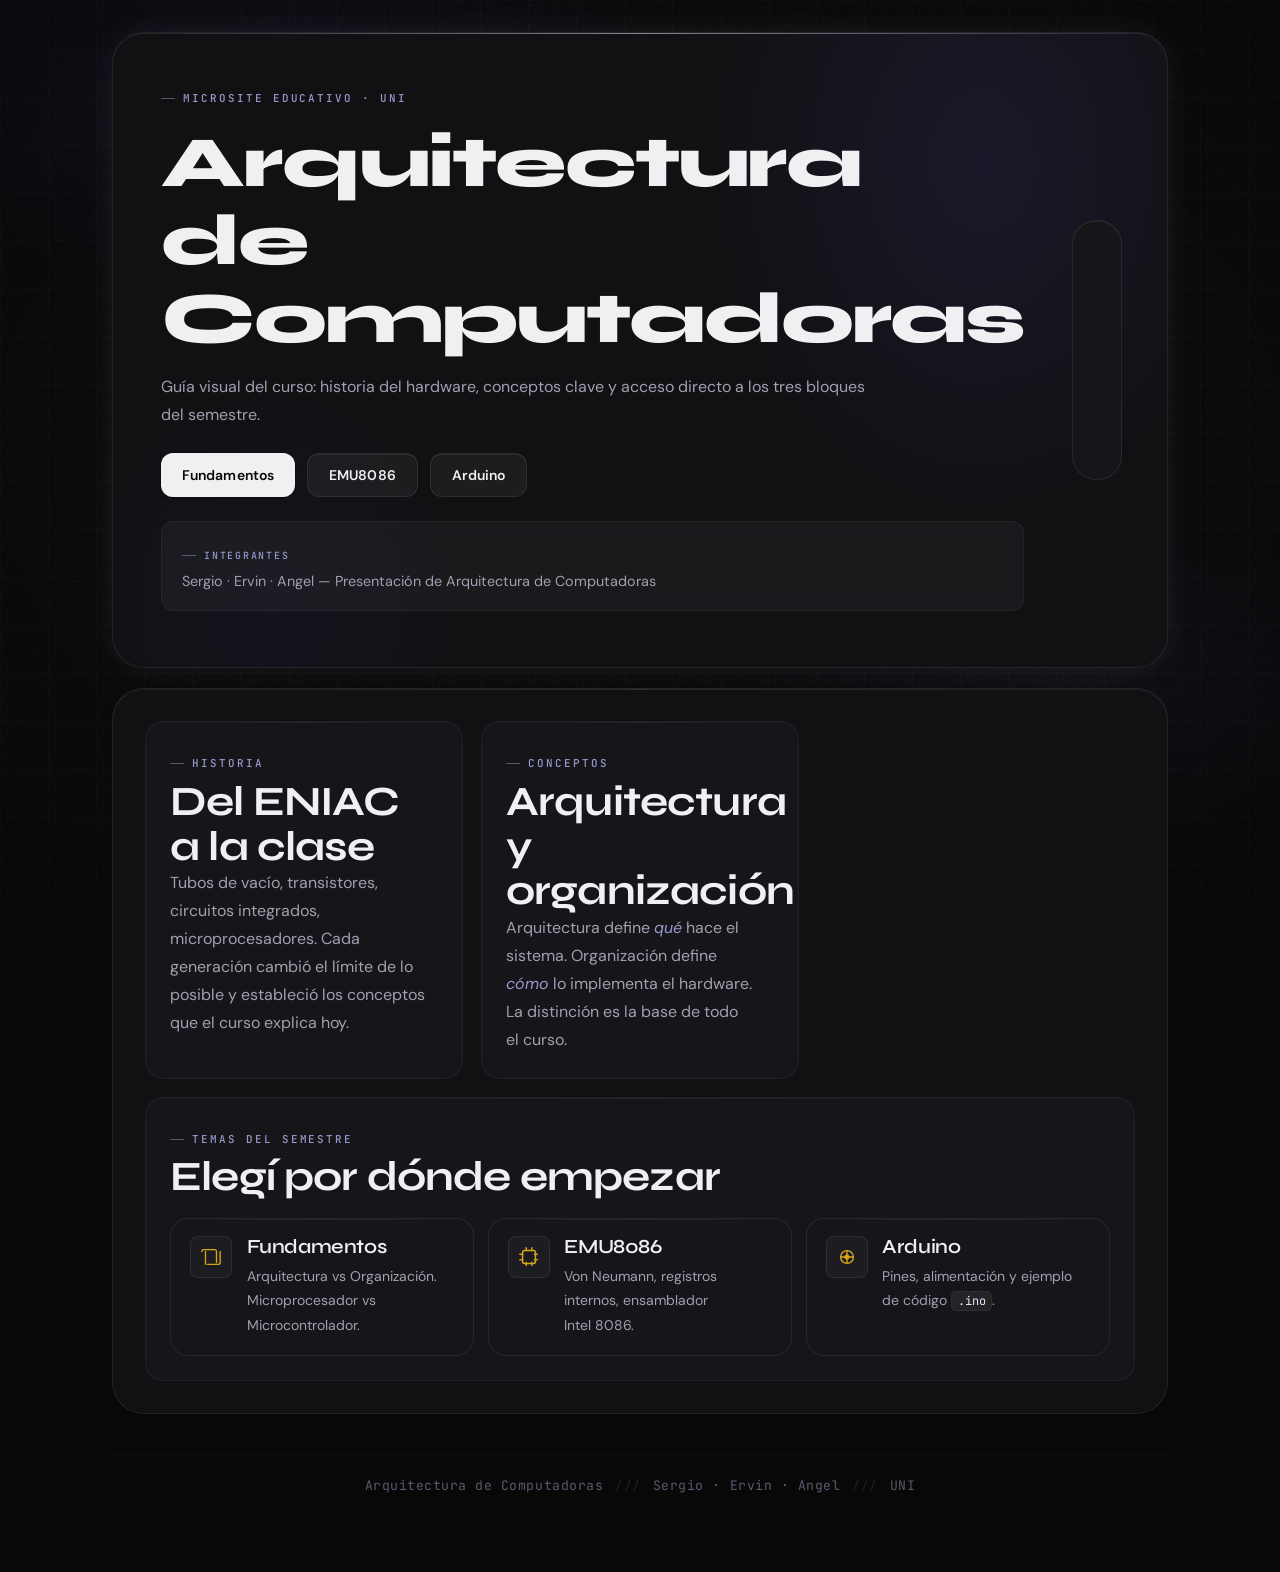
<file: index.html>
<!DOCTYPE html>
<html lang="es">
<head>
  <meta charset="UTF-8" />
  <meta name="viewport" content="width=device-width, initial-scale=1.0" />
  <title>Arquitectura de Computadoras — Microsite educativo</title>
  <meta name="description" content="Mini-guía visual para el curso de Arquitectura de Computadoras: fundamentos, EMU8086 y Arduino." />
  <meta name="theme-color" content="#e2e2ff" />
  <link rel="preconnect" href="https://fonts.gstatic.com" crossorigin />
  <link rel="stylesheet" href="styles.css" />
</head>
<body class="page">
  <div class="page-shell">

    <header class="hero landing-hero">
      <div class="hero-topbar"></div>
      <div class="landing-grid">

        <div class="hero-copy stagger">
          <p class="eyebrow">Microsite educativo · UNI</p>
          <h1>Arquitectura de Computadoras</h1>
          <p class="hero-text">
            Guía visual del curso: historia del hardware, conceptos clave y
            acceso directo a los tres bloques del semestre.
          </p>
          <div class="hero-actions">
            <a class="cta-button" href="unidad1.html">Fundamentos</a>
            <a class="ghost-button" href="emu8086.html">EMU8086</a>
            <a class="ghost-button" href="arduino.html">Arduino</a>
          </div>
          <div class="hero-card">
            <p class="eyebrow" style="font-size:0.62rem;">Integrantes</p>
            <p class="hero-card-text">Sergio · Ervin · Angel — Presentación de Arquitectura de Computadoras</p>
          </div>
        </div>

        <div class="hero-visual">
          <img src="assets/images/hero-banner.svg" alt="Ilustración de circuitos y computadora" />
        </div>

      </div>
    </header>

    <main class="content">

      <section class="panel panel-grid stagger">

        <article class="panel-block">
          <p class="eyebrow">Historia</p>
          <h2>Del ENIAC a la clase</h2>
          <p>
            Tubos de vacío, transistores, circuitos integrados, microprocesadores.
            Cada generación cambió el límite de lo posible y estableció los
            conceptos que el curso explica hoy.
          </p>
        </article>

        <article class="panel-block">
          <p class="eyebrow">Conceptos</p>
          <h2>Arquitectura y organización</h2>
          <p>
            Arquitectura define <em>qué</em> hace el sistema.
            Organización define <em>cómo</em> lo implementa el hardware.
            La distinción es la base de todo el curso.
          </p>
        </article>

        <article class="panel-block panel-topics" style="grid-column: 1 / -1;">
          <p class="eyebrow">Temas del semestre</p>
          <h2>Elegí por dónde empezar</h2>

          <div class="grid-two topic-links stagger" style="margin-top:1.1rem;">

            <a class="card accent-card link-card" href="unidad1.html">
              <div class="card-title">
                <div class="card-icon">
                  <img src="assets/icons/book.svg" alt="" aria-hidden="true" />
                </div>
                <div>
                  <h3>Fundamentos</h3>
                  <p style="margin-top:0.35rem;font-size:0.875rem;max-width:none;">
                    Arquitectura vs Organización. Microprocesador vs Microcontrolador.
                  </p>
                </div>
              </div>
            </a>

            <a class="card accent-card link-card" href="emu8086.html">
              <div class="card-title">
                <div class="card-icon">
                  <img src="assets/icons/cpu.svg" alt="" aria-hidden="true" />
                </div>
                <div>
                  <h3>EMU8086</h3>
                  <p style="margin-top:0.35rem;font-size:0.875rem;max-width:none;">
                    Von Neumann, registros internos, ensamblador Intel 8086.
                  </p>
                </div>
              </div>
            </a>

            <a class="card accent-card link-card" href="arduino.html">
              <div class="card-title">
                <div class="card-icon">
                  <img src="assets/icons/arduino.svg" alt="" aria-hidden="true" />
                </div>
                <div>
                  <h3>Arduino</h3>
                  <p style="margin-top:0.35rem;font-size:0.875rem;max-width:none;">
                    Pines, alimentación y ejemplo de código <code>.ino</code>.
                  </p>
                </div>
              </div>
            </a>

          </div>
        </article>

      </section>

    </main>

    <footer class="footer-note">
      <span>Arquitectura de Computadoras</span>
      <span style="opacity:0.3">///</span>
      <span>Sergio · Ervin · Angel</span>
      <span style="opacity:0.3">///</span>
      <span>UNI</span>
    </footer>

  </div>
</body>
</html>
</file>
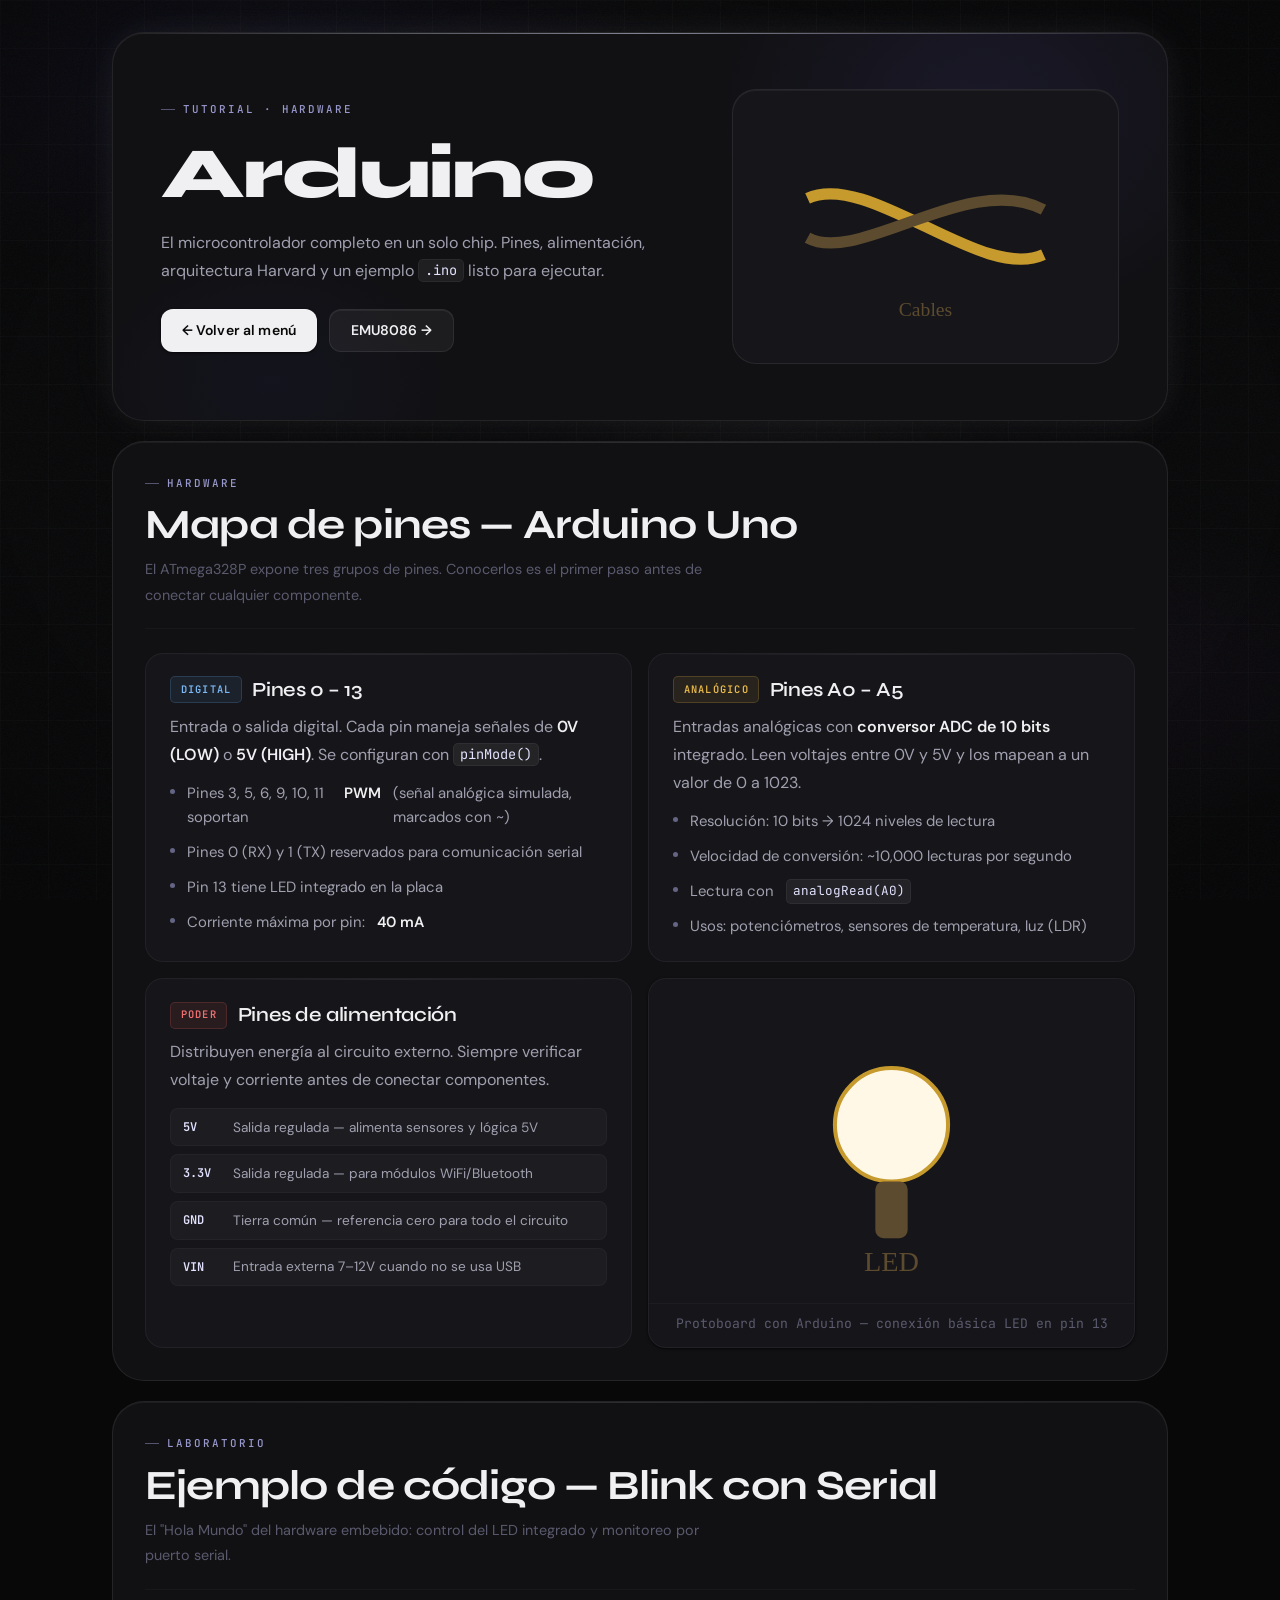
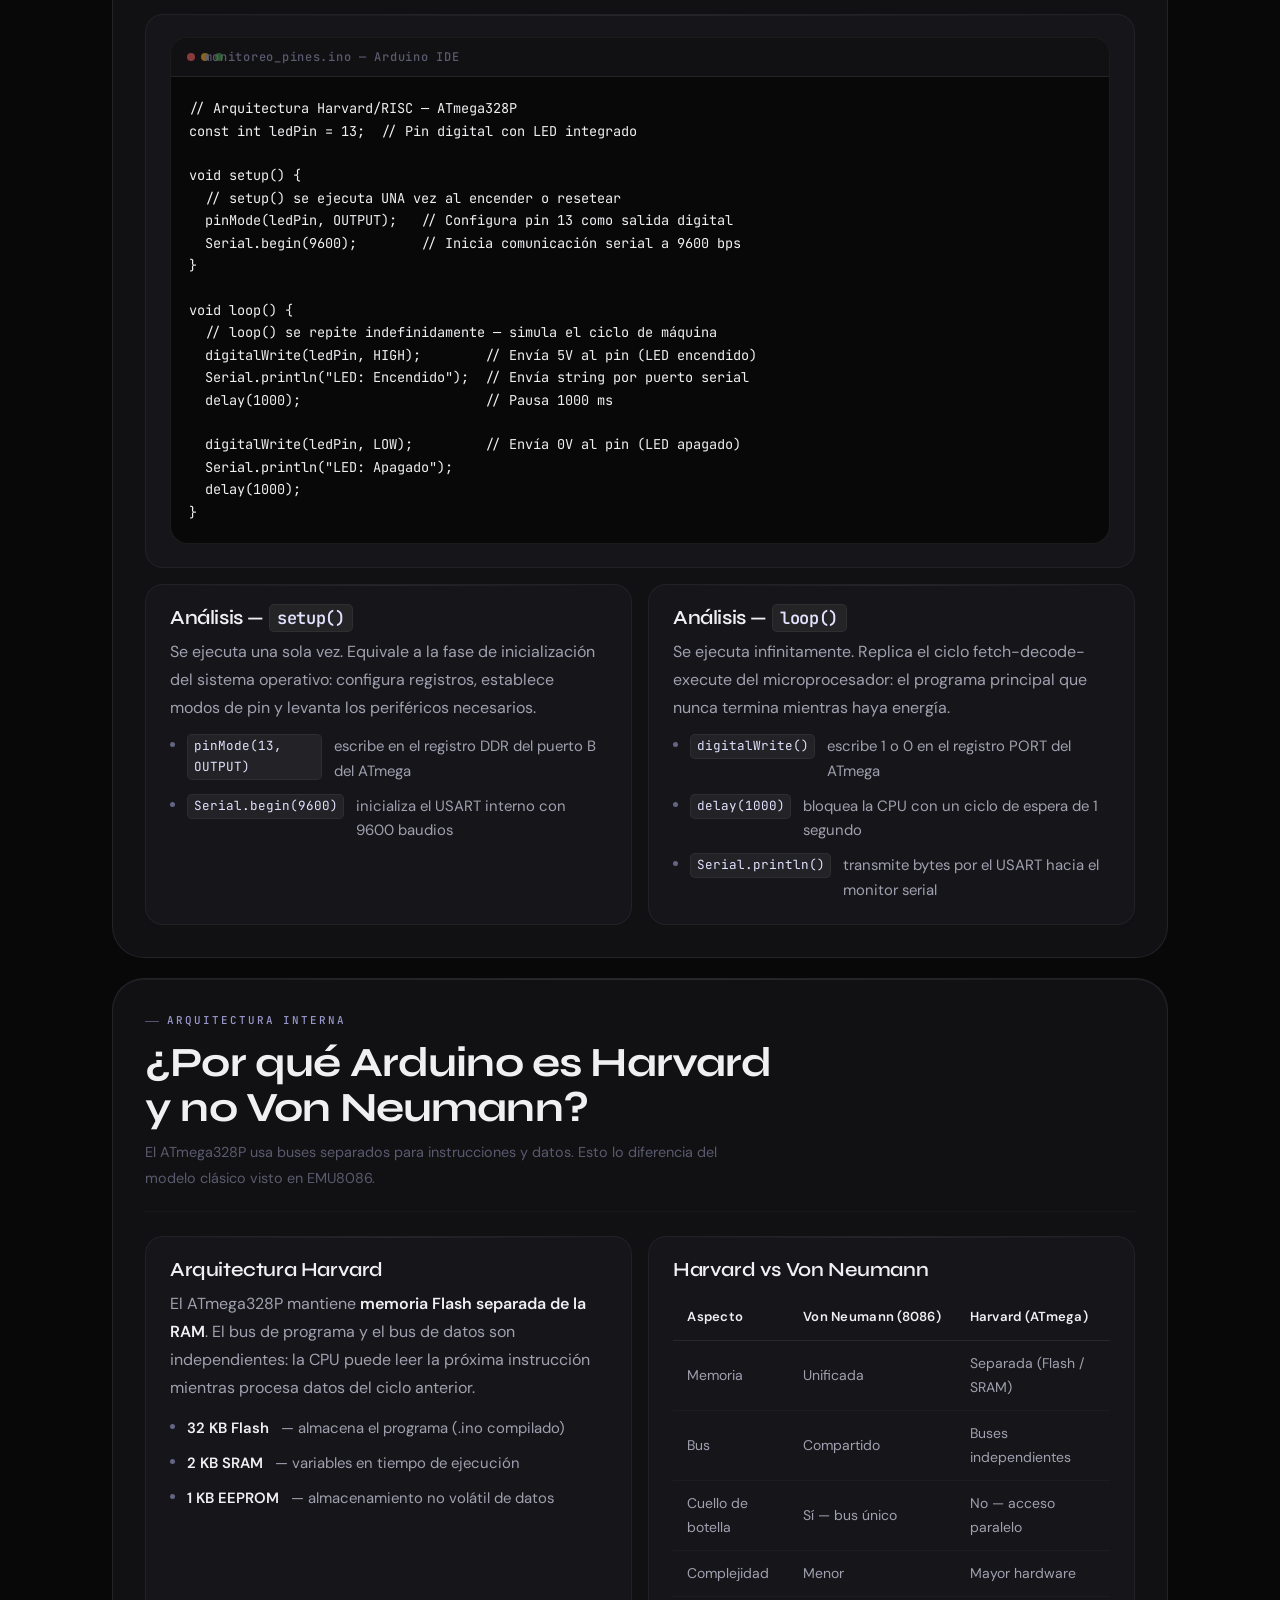
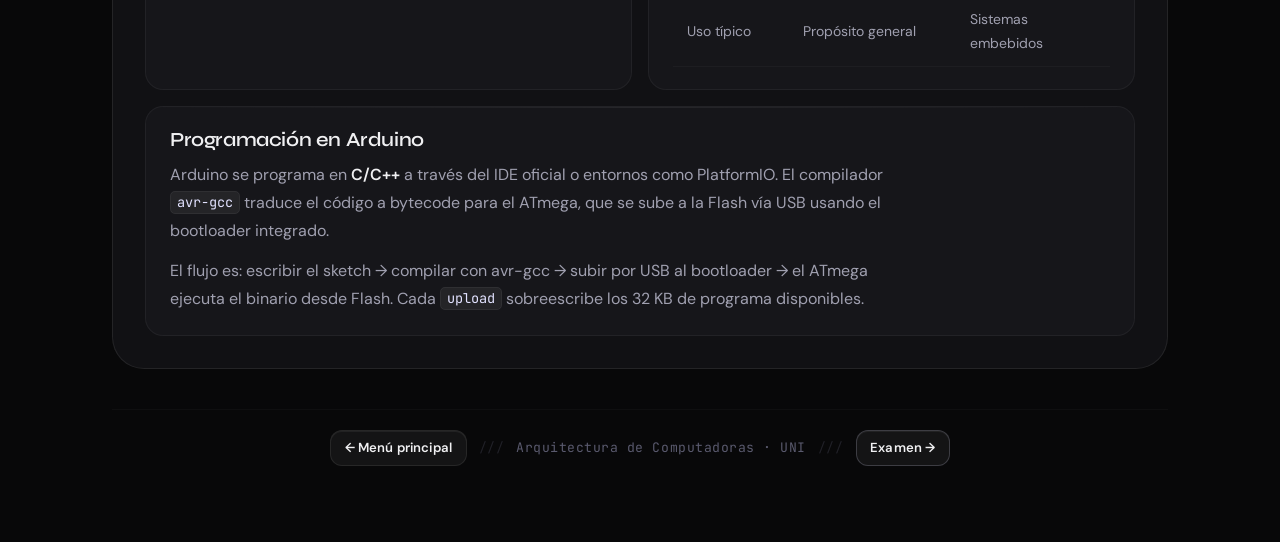
<file: arduino.html>
<!DOCTYPE html>
<html lang="es">
<head>
  <meta charset="UTF-8" />
  <meta name="viewport" content="width=device-width, initial-scale=1.0" />
  <title>Arduino — Arquitectura de Computadoras</title>
  <meta name="description" content="Mapa de pines, alimentación y ejemplo de código .ino para Arduino Uno (ATmega328P)." />
  <link rel="preconnect" href="https://fonts.gstatic.com" crossorigin />
  <link rel="stylesheet" href="styles.css" />
</head>
<body class="page">
<div class="page-shell">

  <!-- ░░░ HERO ░░░ -->
  <header class="hero topic-hero">
    <div class="hero-topbar"></div>
    <div class="topic-hero-grid">
      <div class="hero-copy stagger">
        <p class="eyebrow">Tutorial · Hardware</p>
        <h1>Arduino</h1>
        <p class="hero-text">
          El microcontrolador completo en un solo chip. Pines, alimentación,
          arquitectura Harvard y un ejemplo <code>.ino</code> listo para ejecutar.
        </p>
        <div class="hero-actions">
          <a class="cta-button" href="index.html">← Volver al menú</a>
          <a class="ghost-button" href="emu8086.html">EMU8086 →</a>
        </div>
      </div>
      <div class="hero-visual">
        <img src="assets/images/arduino-cables.svg" alt="Arduino Uno — cables de conexión" />
      </div>
    </div>
  </header>

  <main class="content">

    <!-- ░░░ BLOQUE 1 — MAPA DE PINES ░░░ -->
    <section class="panel">
      <div class="section-heading">
        <p class="eyebrow">Hardware</p>
        <h2>Mapa de pines — Arduino Uno</h2>
        <p class="section-description">
          El ATmega328P expone tres grupos de pines. Conocerlos es el primer
          paso antes de conectar cualquier componente.
        </p>
      </div>

      <div class="topic-body-grid stagger">

        <!-- Digital -->
        <div class="card-comparativa">
          <div class="pin-header">
            <span class="pin-badge pin-badge--digital">DIGITAL</span>
            <h3>Pines 0 – 13</h3>
          </div>
          <p style="margin-top:0.6rem;">
            Entrada o salida digital. Cada pin maneja señales de <strong>0V (LOW)</strong>
            o <strong>5V (HIGH)</strong>. Se configuran con <code>pinMode()</code>.
          </p>
          <ul class="card-list" style="margin-top:0.75rem;">
            <li>Pines 3, 5, 6, 9, 10, 11 soportan <strong>PWM</strong> (señal analógica simulada, marcados con ~)</li>
            <li>Pines 0 (RX) y 1 (TX) reservados para comunicación serial</li>
            <li>Pin 13 tiene LED integrado en la placa</li>
            <li>Corriente máxima por pin: <strong>40 mA</strong></li>
          </ul>
        </div>

        <!-- Analógico -->
        <div class="card-comparativa">
          <div class="pin-header">
            <span class="pin-badge pin-badge--analog">ANALÓGICO</span>
            <h3>Pines A0 – A5</h3>
          </div>
          <p style="margin-top:0.6rem;">
            Entradas analógicas con <strong>conversor ADC de 10 bits</strong> integrado.
            Leen voltajes entre 0V y 5V y los mapean a un valor de 0 a 1023.
          </p>
          <ul class="card-list" style="margin-top:0.75rem;">
            <li>Resolución: 10 bits → 1024 niveles de lectura</li>
            <li>Velocidad de conversión: ~10,000 lecturas por segundo</li>
            <li>Lectura con <code>analogRead(A0)</code></li>
            <li>Usos: potenciómetros, sensores de temperatura, luz (LDR)</li>
          </ul>
        </div>

        <!-- Alimentación -->
        <div class="card-comparativa">
          <div class="pin-header">
            <span class="pin-badge pin-badge--power">PODER</span>
            <h3>Pines de alimentación</h3>
          </div>
          <p style="margin-top:0.6rem;">
            Distribuyen energía al circuito externo. Siempre verificar voltaje
            y corriente antes de conectar componentes.
          </p>
          <div class="power-grid" style="margin-top:0.85rem;">
            <div class="power-row">
              <span class="power-label">5V</span>
              <span class="power-desc">Salida regulada — alimenta sensores y lógica 5V</span>
            </div>
            <div class="power-row">
              <span class="power-label">3.3V</span>
              <span class="power-desc">Salida regulada — para módulos WiFi/Bluetooth</span>
            </div>
            <div class="power-row">
              <span class="power-label">GND</span>
              <span class="power-desc">Tierra común — referencia cero para todo el circuito</span>
            </div>
            <div class="power-row">
              <span class="power-label">VIN</span>
              <span class="power-desc">Entrada externa 7–12V cuando no se usa USB</span>
            </div>
          </div>
        </div>

        <!-- Visual Arduino -->
        <figure class="feature-figure" style="align-self:start;">
          <img src="assets/images/arduino-led.svg" alt="Arduino con LED en protoboard" />
          <figcaption>Protoboard con Arduino — conexión básica LED en pin 13</figcaption>
        </figure>

      </div>
    </section>

    <!-- ░░░ BLOQUE 2 — CÓDIGO ░░░ -->
    <section class="panel">
      <div class="section-heading">
        <p class="eyebrow">Laboratorio</p>
        <h2>Ejemplo de código — Blink con Serial</h2>
        <p class="section-description">
          El "Hola Mundo" del hardware embebido: control del LED integrado
          y monitoreo por puerto serial.
        </p>
      </div>

      <div class="topic-body-grid stagger">

        <div class="card-comparativa full">
          <div class="codigo-box">
            <div class="codigo-header">monitoreo_pines.ino — Arduino IDE</div>
            <pre>// Arquitectura Harvard/RISC — ATmega328P
const int ledPin = 13;  // Pin digital con LED integrado

void setup() {
  // setup() se ejecuta UNA vez al encender o resetear
  pinMode(ledPin, OUTPUT);   // Configura pin 13 como salida digital
  Serial.begin(9600);        // Inicia comunicación serial a 9600 bps
}

void loop() {
  // loop() se repite indefinidamente — simula el ciclo de máquina
  digitalWrite(ledPin, HIGH);        // Envía 5V al pin (LED encendido)
  Serial.println("LED: Encendido");  // Envía string por puerto serial
  delay(1000);                       // Pausa 1000 ms

  digitalWrite(ledPin, LOW);         // Envía 0V al pin (LED apagado)
  Serial.println("LED: Apagado");
  delay(1000);
}</pre>
          </div>
        </div>

        <!-- Análisis del código -->
        <div class="card-comparativa">
          <h3>Análisis — <code>setup()</code></h3>
          <p style="margin-top:0.6rem;">
            Se ejecuta una sola vez. Equivale a la fase de inicialización
            del sistema operativo: configura registros, establece modos
            de pin y levanta los periféricos necesarios.
          </p>
          <ul class="card-list" style="margin-top:0.75rem;">
            <li><code>pinMode(13, OUTPUT)</code> escribe en el registro DDR del puerto B del ATmega</li>
            <li><code>Serial.begin(9600)</code> inicializa el USART interno con 9600 baudios</li>
          </ul>
        </div>

        <div class="card-comparativa">
          <h3>Análisis — <code>loop()</code></h3>
          <p style="margin-top:0.6rem;">
            Se ejecuta infinitamente. Replica el ciclo fetch-decode-execute
            del microprocesador: el programa principal que nunca termina
            mientras haya energía.
          </p>
          <ul class="card-list" style="margin-top:0.75rem;">
            <li><code>digitalWrite()</code> escribe 1 o 0 en el registro PORT del ATmega</li>
            <li><code>delay(1000)</code> bloquea la CPU con un ciclo de espera de 1 segundo</li>
            <li><code>Serial.println()</code> transmite bytes por el USART hacia el monitor serial</li>
          </ul>
        </div>

      </div>
    </section>

    <!-- ░░░ BLOQUE 3 — ARQUITECTURA HARVARD ░░░ -->
    <section class="panel">
      <div class="section-heading">
        <p class="eyebrow">Arquitectura interna</p>
        <h2>¿Por qué Arduino es Harvard y no Von Neumann?</h2>
        <p class="section-description">
          El ATmega328P usa buses separados para instrucciones y datos.
          Esto lo diferencia del modelo clásico visto en EMU8086.
        </p>
      </div>

      <div class="topic-body-grid stagger">

        <div class="card-comparativa">
          <h3>Arquitectura Harvard</h3>
          <p style="margin-top:0.6rem;">
            El ATmega328P mantiene <strong>memoria Flash separada de la RAM</strong>.
            El bus de programa y el bus de datos son independientes:
            la CPU puede leer la próxima instrucción mientras procesa datos del ciclo anterior.
          </p>
          <ul class="card-list" style="margin-top:0.85rem;">
            <li><strong>32 KB Flash</strong> — almacena el programa (.ino compilado)</li>
            <li><strong>2 KB SRAM</strong> — variables en tiempo de ejecución</li>
            <li><strong>1 KB EEPROM</strong> — almacenamiento no volátil de datos</li>
          </ul>
        </div>

        <div class="card-comparativa">
          <h3>Harvard vs Von Neumann</h3>
          <div class="table-wrap" style="margin-top:0.9rem;">
            <table class="data-table">
              <thead>
                <tr>
                  <th>Aspecto</th>
                  <th>Von Neumann (8086)</th>
                  <th>Harvard (ATmega)</th>
                </tr>
              </thead>
              <tbody>
                <tr>
                  <td>Memoria</td>
                  <td>Unificada</td>
                  <td>Separada (Flash / SRAM)</td>
                </tr>
                <tr>
                  <td>Bus</td>
                  <td>Compartido</td>
                  <td>Buses independientes</td>
                </tr>
                <tr>
                  <td>Cuello de botella</td>
                  <td>Sí — bus único</td>
                  <td>No — acceso paralelo</td>
                </tr>
                <tr>
                  <td>Complejidad</td>
                  <td>Menor</td>
                  <td>Mayor hardware</td>
                </tr>
                <tr>
                  <td>Uso típico</td>
                  <td>Propósito general</td>
                  <td>Sistemas embebidos</td>
                </tr>
              </tbody>
            </table>
          </div>
        </div>

        <div class="card-comparativa full">
          <h3>Programación en Arduino</h3>
          <p style="margin-top:0.6rem;">
            Arduino se programa en <strong>C/C++</strong> a través del IDE oficial o entornos como PlatformIO.
            El compilador <code>avr-gcc</code> traduce el código a bytecode para el ATmega,
            que se sube a la Flash vía USB usando el bootloader integrado.
          </p>
          <p>
            El flujo es: escribir el sketch → compilar con avr-gcc → subir por USB al bootloader →
            el ATmega ejecuta el binario desde Flash. Cada <code>upload</code> sobreescribe
            los 32 KB de programa disponibles.
          </p>
        </div>

      </div>
    </section>

  </main>

  <footer class="footer-note">
    <a class="ghost-button" href="index.html" style="font-size:0.82rem;padding:0.4rem 0.85rem;">← Menú principal</a>
    <span style="opacity:0.3">///</span>
    <span>Arquitectura de Computadoras · UNI</span>
    <span style="opacity:0.3">///</span>
    <a class="ghost-button" href="prueva arduino.html" style="font-size:0.82rem;padding:0.4rem 0.85rem;border-color:rgba(226,226,255,0.2);">Examen →</a>
  </footer>

</div>

<style>
/* ── Pin badges ── */
.pin-header {
  display: flex;
  align-items: center;
  gap: 0.65rem;
  margin-bottom: 0.5rem;
  flex-wrap: wrap;
}

.pin-badge {
  display: inline-flex;
  padding: 0.22rem 0.6rem;
  border-radius: var(--r-xs);
  font-family: 'JetBrains Mono', monospace;
  font-size: 0.65rem;
  font-weight: 600;
  letter-spacing: 0.12em;
  text-transform: uppercase;
}

.pin-badge--digital {
  background: rgba(100,180,255,0.08);
  color: #7ab8f5;
  border: 1px solid rgba(100,180,255,0.18);
}

.pin-badge--analog {
  background: rgba(255,200,80,0.08);
  color: #e8b84a;
  border: 1px solid rgba(255,200,80,0.18);
}

.pin-badge--power {
  background: rgba(255,100,100,0.08);
  color: #f07070;
  border: 1px solid rgba(255,100,100,0.18);
}

/* ── Power pin rows ── */
.power-grid {
  display: flex;
  flex-direction: column;
  gap: 0.5rem;
}

.power-row {
  display: flex;
  align-items: center;
  gap: 0.75rem;
  padding: 0.5rem 0.75rem;
  background: var(--bg-4);
  border: 1px solid var(--border-3);
  border-radius: var(--r-sm);
}

.power-label {
  font-family: 'JetBrains Mono', monospace;
  font-size: 0.75rem;
  font-weight: 600;
  color: var(--accent);
  min-width: 38px;
  flex-shrink: 0;
}

.power-desc {
  font-size: 0.85rem;
  color: var(--text-2);
  line-height: 1.4;
}
</style>

</body>
</html>
</file>
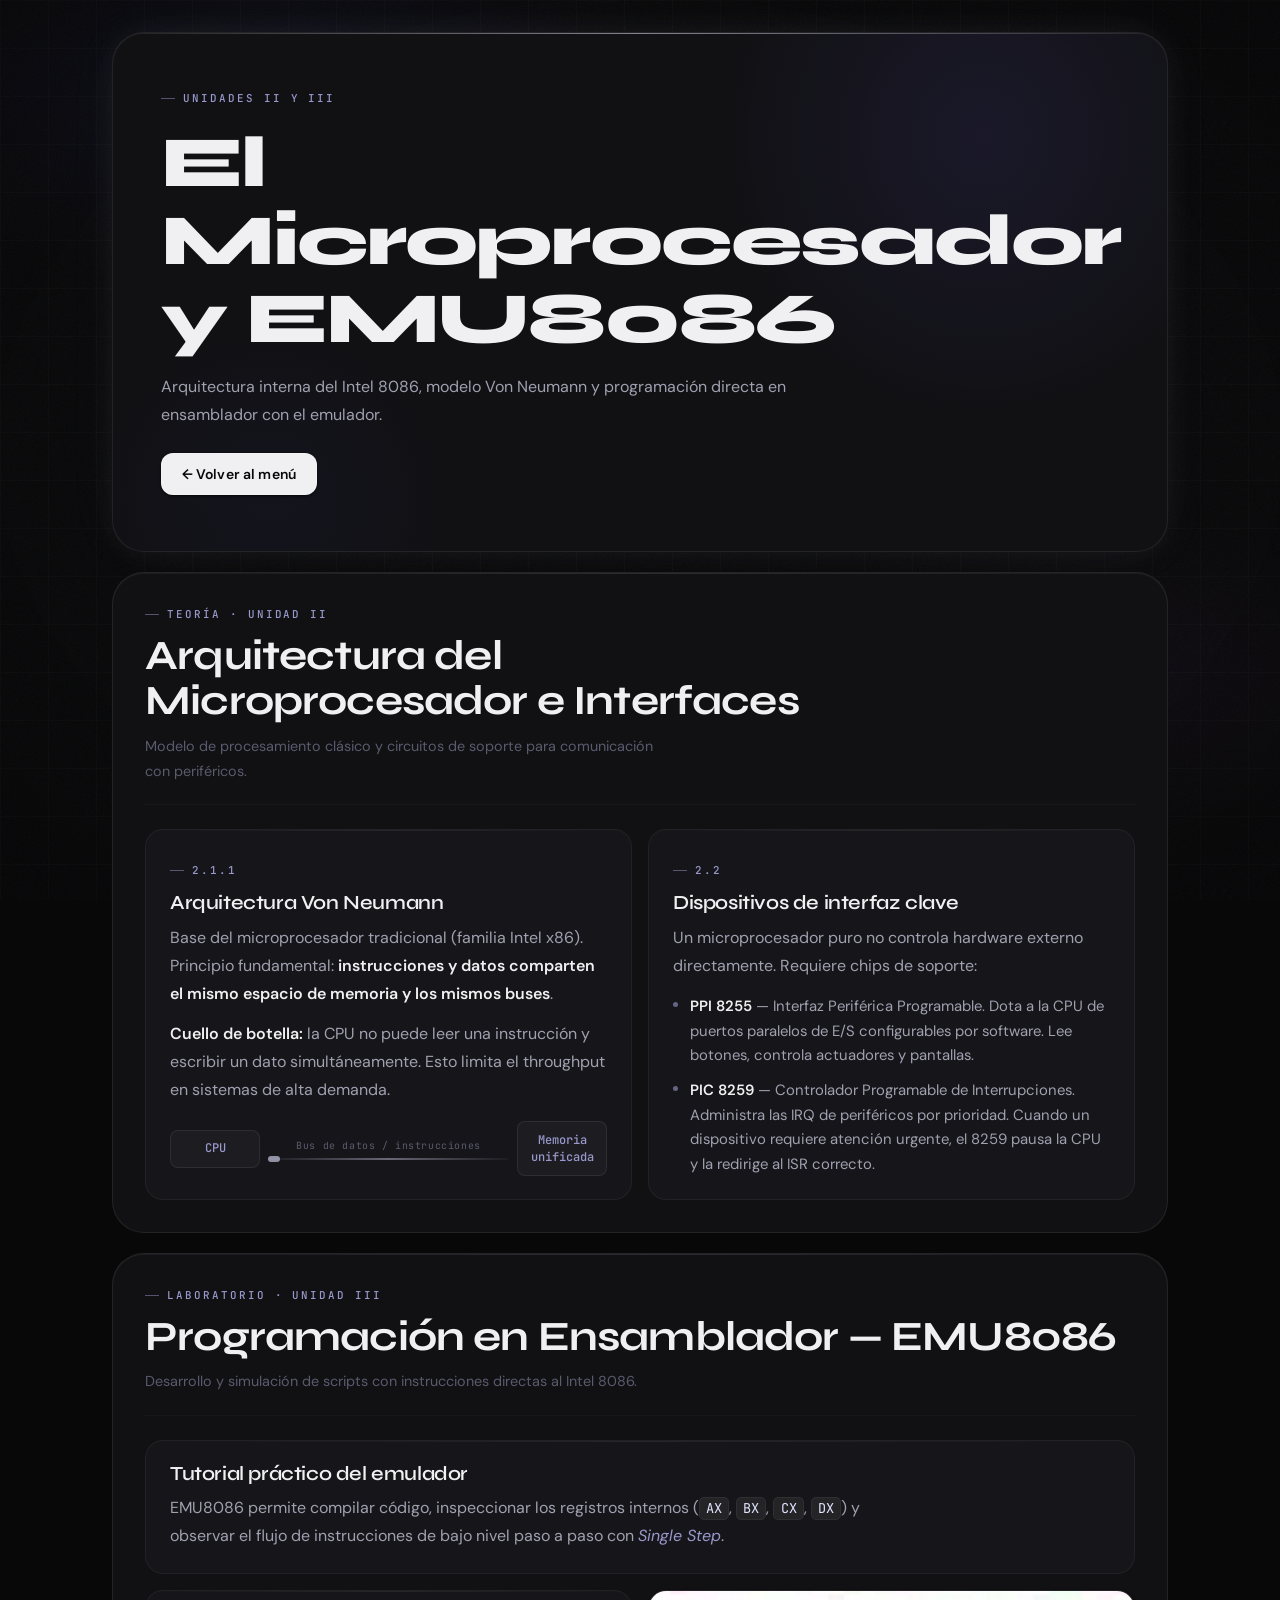
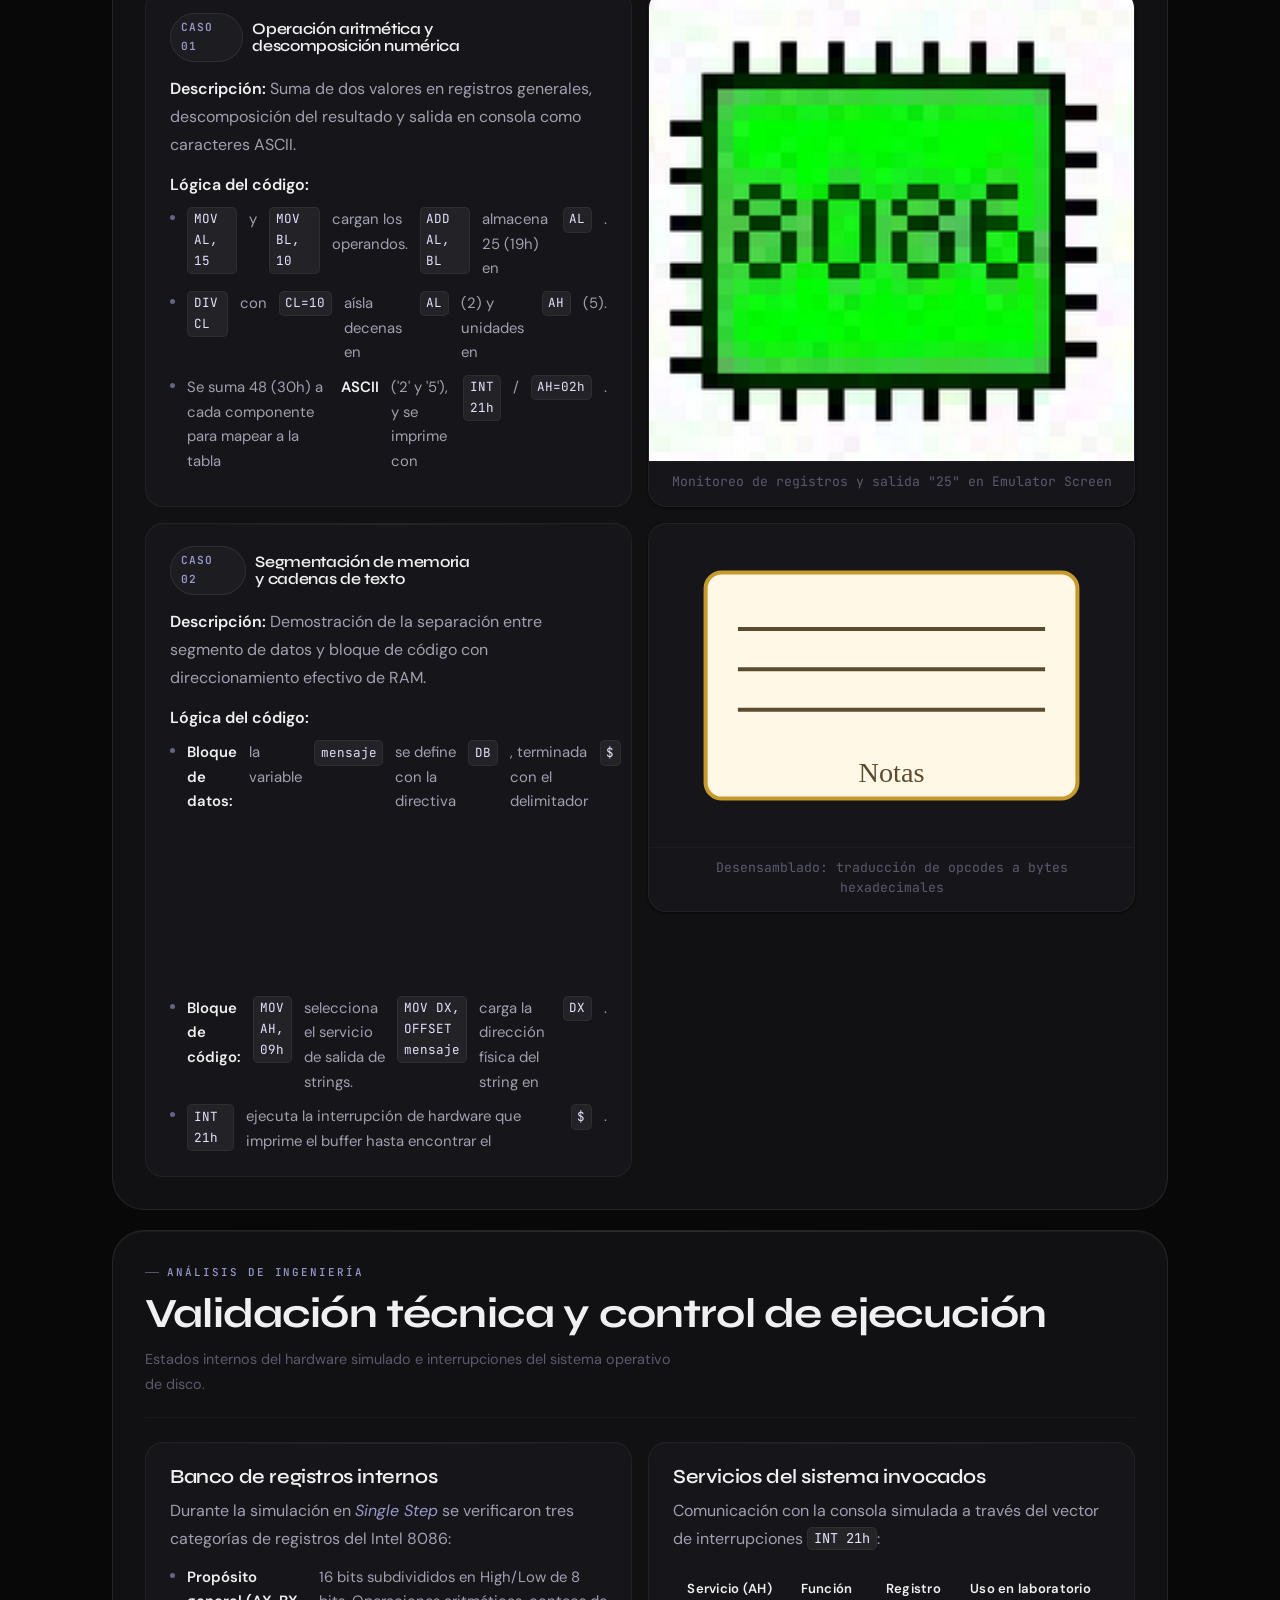
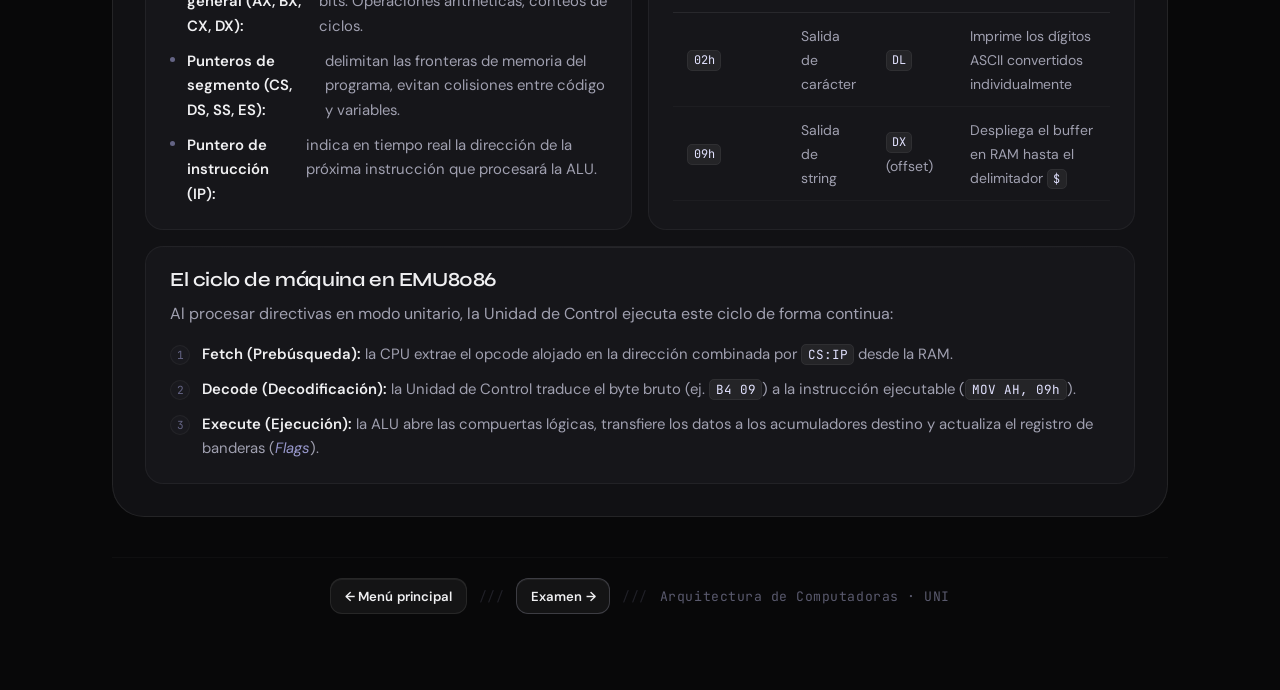
<file: emu8086.html>
<!DOCTYPE html>
<html lang="es">
<head>
  <meta charset="UTF-8" />
  <meta name="viewport" content="width=device-width, initial-scale=1.0" />
  <title>EMU8086 — Arquitectura de Computadoras</title>
  <meta name="description" content="Arquitectura Von Neumann, registros internos del Intel 8086 y programación en ensamblador." />
  <link rel="preconnect" href="https://fonts.gstatic.com" crossorigin />
  <link rel="stylesheet" href="styles.css" />
</head>
<body class="page">
<div class="page-shell">

  <!-- ░░░ HERO ░░░ -->
  <header class="hero topic-hero">
    <div class="hero-topbar"></div>
    <div class="topic-hero-grid">
      <div class="hero-copy stagger">
        <p class="eyebrow">Unidades II y III</p>
        <h1>El Microprocesador y EMU8086</h1>
        <p class="hero-text">
          Arquitectura interna del Intel 8086, modelo Von Neumann y
          programación directa en ensamblador con el emulador.
        </p>
        <div class="hero-actions">
          <a class="cta-button" href="index.html">← Volver al menú</a>
        </div>
      </div>
      <div class="hero-visual">
        <img src="assets/images/emu-pc.svg" alt="Simulación EMU8086" />
      </div>
    </div>
  </header>

  <main class="content">

    <!-- ░░░ SECCIÓN 1 — UNIDAD II ░░░ -->
    <section class="panel">
      <div class="section-heading">
        <p class="eyebrow">Teoría · Unidad II</p>
        <h2>Arquitectura del Microprocesador e Interfaces</h2>
        <p class="section-description">Modelo de procesamiento clásico y circuitos de soporte para comunicación con periféricos.</p>
      </div>

      <div class="topic-body-grid stagger">

        <div class="card-comparativa">
          <p class="eyebrow" style="margin-bottom:0.75rem;">2.1.1</p>
          <h3>Arquitectura Von Neumann</h3>
          <p style="margin-top:0.6rem;">
            Base del microprocesador tradicional (familia Intel x86).
            Principio fundamental: <strong>instrucciones y datos comparten el mismo espacio de
            memoria y los mismos buses</strong>.
          </p>
          <p>
            <strong>Cuello de botella:</strong> la CPU no puede leer una instrucción
            y escribir un dato simultáneamente. Esto limita el throughput
            en sistemas de alta demanda.
          </p>
          <!-- Mini diagram inline -->
          <div class="vonneumann-diagram" style="margin-top:1.1rem;">
            <div class="vn-block vn-cpu"><span>CPU</span></div>
            <div class="vn-bus">
              <span class="vn-bus-label">Bus de datos / instrucciones</span>
              <div class="vn-bus-line"></div>
            </div>
            <div class="vn-block vn-mem"><span>Memoria<br/>unificada</span></div>
          </div>
        </div>

        <div class="card-comparativa">
          <p class="eyebrow" style="margin-bottom:0.75rem;">2.2</p>
          <h3>Dispositivos de interfaz clave</h3>
          <p style="margin-top:0.6rem;">Un microprocesador puro no controla hardware externo directamente. Requiere chips de soporte:</p>
          <ul class="card-list" style="margin-top:0.9rem;">
            <li>
              <div>
                <strong>PPI 8255</strong> — Interfaz Periférica Programable.
                Dota a la CPU de puertos paralelos de E/S configurables por software.
                Lee botones, controla actuadores y pantallas.
              </div>
            </li>
            <li>
              <div>
                <strong>PIC 8259</strong> — Controlador Programable de Interrupciones.
                Administra las IRQ de periféricos por prioridad. Cuando un dispositivo
                requiere atención urgente, el 8259 pausa la CPU y la redirige al ISR correcto.
              </div>
            </li>
          </ul>
        </div>

      </div>
    </section>

    <!-- ░░░ SECCIÓN 2 — CASOS PRÁCTICOS ░░░ -->
    <section class="panel">
      <div class="section-heading">
        <p class="eyebrow">Laboratorio · Unidad III</p>
        <h2>Programación en Ensamblador — EMU8086</h2>
        <p class="section-description">Desarrollo y simulación de scripts con instrucciones directas al Intel 8086.</p>
      </div>

      <div class="topic-body-grid stagger">

        <!-- Intro card full width -->
        <div class="card-comparativa full">
          <h3>Tutorial práctico del emulador</h3>
          <p style="margin-top:0.6rem;">
            EMU8086 permite compilar código, inspeccionar los registros internos
            (<code>AX</code>, <code>BX</code>, <code>CX</code>, <code>DX</code>)
            y observar el flujo de instrucciones de bajo nivel paso a paso
            con <em>Single Step</em>.
          </p>
        </div>

        <!-- Caso 1 — texto -->
        <div class="card-comparativa">
          <div style="display:flex;align-items:center;gap:0.6rem;margin-bottom:0.85rem;">
            <span class="badge">Caso 01</span>
            <h3 style="font-size:1rem;">Operación aritmética y descomposición numérica</h3>
          </div>
          <p><strong>Descripción:</strong> Suma de dos valores en registros generales, descomposición del resultado y salida en consola como caracteres ASCII.</p>
          <p><strong>Lógica del código:</strong></p>
          <ul class="card-list" style="margin-top:0.5rem;">
            <li><code>MOV AL, 15</code> y <code>MOV BL, 10</code> cargan los operandos. <code>ADD AL, BL</code> almacena 25 (19h) en <code>AL</code>.</li>
            <li><code>DIV CL</code> con <code>CL=10</code> aísla decenas en <code>AL</code> (2) y unidades en <code>AH</code> (5).</li>
            <li>Se suma 48 (30h) a cada componente para mapear a la tabla <strong>ASCII</strong> ('2' y '5'), y se imprime con <code>INT 21h</code> / <code>AH=02h</code>.</li>
          </ul>
        </div>

        <!-- Caso 1 — screenshot -->
        <figure class="feature-figure" style="align-self:start;">
          <img src="assets/images/Screenshot 2026-06-06 091832.png"
               alt="Ejecución del programa aritmético en EMU8086 — registros AX BX CX DX y pantalla mostrando 25" />
          <figcaption>Monitoreo de registros y salida "25" en Emulator Screen</figcaption>
        </figure>

        <!-- Caso 2 — texto -->
        <div class="card-comparativa">
          <div style="display:flex;align-items:center;gap:0.6rem;margin-bottom:0.85rem;">
            <span class="badge">Caso 02</span>
            <h3 style="font-size:1rem;">Segmentación de memoria y cadenas de texto</h3>
          </div>
          <p><strong>Descripción:</strong> Demostración de la separación entre segmento de datos y bloque de código con direccionamiento efectivo de RAM.</p>
          <p><strong>Lógica del código:</strong></p>
          <ul class="card-list" style="margin-top:0.5rem;">
            <li><strong>Bloque de datos:</strong> la variable <code>mensaje</code> se define con la directiva <code>DB</code>, terminada con el delimitador <code>$</code> que funciona como bandera de parada para el bus en sistemas DOS.</li>
            <li><strong>Bloque de código:</strong> <code>MOV AH, 09h</code> selecciona el servicio de salida de strings. <code>MOV DX, OFFSET mensaje</code> carga la dirección física del string en <code>DX</code>.</li>
            <li><code>INT 21h</code> ejecuta la interrupción de hardware que imprime el buffer hasta encontrar el <code>$</code>.</li>
          </ul>
        </div>

        <!-- Caso 2 — figure -->
        <figure class="feature-figure" style="align-self:start;">
          <img src="assets/images/emu-notes.svg"
               alt="Mapeo de memoria en EMU8086 — ventana de desensamblado con bytes hexadecimales" />
          <figcaption>Desensamblado: traducción de opcodes a bytes hexadecimales</figcaption>
        </figure>

      </div>
    </section>

    <!-- ░░░ SECCIÓN 3 — VALIDACIÓN TÉCNICA ░░░ -->
    <section class="panel">
      <div class="section-heading">
        <p class="eyebrow">Análisis de ingeniería</p>
        <h2>Validación técnica y control de ejecución</h2>
        <p class="section-description">Estados internos del hardware simulado e interrupciones del sistema operativo de disco.</p>
      </div>

      <div class="topic-body-grid stagger">

        <!-- Registros -->
        <div class="card-comparativa">
          <h3>Banco de registros internos</h3>
          <p style="margin-top:0.6rem;">
            Durante la simulación en <em>Single Step</em> se verificaron tres categorías de registros del Intel 8086:
          </p>
          <ul class="card-list" style="margin-top:0.75rem;">
            <li><strong>Propósito general (AX, BX, CX, DX):</strong> 16 bits subdivididos en High/Low de 8 bits. Operaciones aritméticas, conteos de ciclos.</li>
            <li><strong>Punteros de segmento (CS, DS, SS, ES):</strong> delimitan las fronteras de memoria del programa, evitan colisiones entre código y variables.</li>
            <li><strong>Puntero de instrucción (IP):</strong> indica en tiempo real la dirección de la próxima instrucción que procesará la ALU.</li>
          </ul>
        </div>

        <!-- Tabla de servicios -->
        <div class="card-comparativa">
          <h3>Servicios del sistema invocados</h3>
          <p style="margin-top:0.6rem;">
            Comunicación con la consola simulada a través del vector de interrupciones <code>INT 21h</code>:
          </p>
          <div class="table-wrap" style="margin-top:0.9rem;">
            <table class="data-table">
              <thead>
                <tr>
                  <th>Servicio (AH)</th>
                  <th>Función</th>
                  <th>Registro</th>
                  <th>Uso en laboratorio</th>
                </tr>
              </thead>
              <tbody>
                <tr>
                  <td><code>02h</code></td>
                  <td>Salida de carácter</td>
                  <td><code>DL</code></td>
                  <td>Imprime los dígitos ASCII convertidos individualmente</td>
                </tr>
                <tr>
                  <td><code>09h</code></td>
                  <td>Salida de string</td>
                  <td><code>DX</code> (offset)</td>
                  <td>Despliega el buffer en RAM hasta el delimitador <code>$</code></td>
                </tr>
              </tbody>
            </table>
          </div>
        </div>

        <!-- Ciclo de máquina — full width -->
        <div class="card-comparativa full">
          <h3>El ciclo de máquina en EMU8086</h3>
          <p style="margin-top:0.6rem;">Al procesar directivas en modo unitario, la Unidad de Control ejecuta este ciclo de forma continua:</p>
          <ol class="card-list numbered" style="margin-top:0.85rem;">
            <li>
              <div>
                <strong>Fetch (Prebúsqueda):</strong> la CPU extrae el opcode alojado en la dirección combinada por <code>CS:IP</code> desde la RAM.
              </div>
            </li>
            <li>
              <div>
                <strong>Decode (Decodificación):</strong> la Unidad de Control traduce el byte bruto
                (ej. <code>B4 09</code>) a la instrucción ejecutable (<code>MOV AH, 09h</code>).
              </div>
            </li>
            <li>
              <div>
                <strong>Execute (Ejecución):</strong> la ALU abre las compuertas lógicas, transfiere los datos
                a los acumuladores destino y actualiza el registro de banderas (<em>Flags</em>).
              </div>
            </li>
          </ol>
        </div>

      </div>
    </section>

  </main>

  <footer class="footer-note">
    <a class="ghost-button" href="index.html" style="font-size:0.82rem;padding:0.4rem 0.85rem;">← Menú principal</a>
    <span style="opacity:0.3">///</span>
    <a class="ghost-button" href="prueva emu8086.html" style="font-size:0.82rem;padding:0.4rem 0.85rem;border-color:rgba(226,226,255,0.2);">Examen →</a>
    <span style="opacity:0.3">///</span>
    <span>Arquitectura de Computadoras · UNI</span>
  </footer>

</div>

<!-- Von Neumann diagram styles (scoped) -->
<style>
.vonneumann-diagram {
  display: flex;
  align-items: center;
  gap: 0;
  margin-top: 1rem;
}
.vn-block {
  flex: 0 0 auto;
  width: 90px;
  padding: 0.6rem 0.5rem;
  border-radius: var(--r-sm);
  border: 1px solid var(--border);
  background: var(--bg-4);
  text-align: center;
  font-family: 'JetBrains Mono', monospace;
  font-size: 0.75rem;
  font-weight: 500;
  color: var(--accent-dim);
  line-height: 1.4;
}
.vn-bus {
  flex: 1;
  display: flex;
  flex-direction: column;
  align-items: center;
  gap: 4px;
  padding: 0 0.5rem;
}
.vn-bus-label {
  font-family: 'JetBrains Mono', monospace;
  font-size: 0.62rem;
  color: var(--text-3);
  letter-spacing: 0.06em;
  white-space: nowrap;
}
.vn-bus-line {
  width: 100%;
  height: 2px;
  background: linear-gradient(90deg,
    var(--bg-4) 0%,
    rgba(226,226,255,0.25) 30%,
    rgba(226,226,255,0.4) 50%,
    rgba(226,226,255,0.25) 70%,
    var(--bg-4) 100%);
  border-radius: 2px;
  position: relative;
}
/* Animated data packet */
.vn-bus-line::after {
  content: "";
  position: absolute;
  top: -2px;
  left: 0;
  width: 12px;
  height: 6px;
  border-radius: 3px;
  background: rgba(226,226,255,0.6);
  animation: busPacket 2.4s var(--ease-in-out) infinite;
}
@keyframes busPacket {
  0%   { transform: translateX(0);    opacity: 0; }
  10%  { opacity: 1; }
  45%  { transform: translateX(calc(100% - 12px)); opacity: 1; }
  50%  { opacity: 0; transform: translateX(calc(100% - 12px)); }
  55%  { opacity: 1; transform: translateX(calc(100% - 12px)); }
  90%  { transform: translateX(0); opacity: 1; }
  100% { opacity: 0; transform: translateX(0); }
}
@media (prefers-reduced-motion: reduce) {
  .vn-bus-line::after { animation: none; opacity: 0.4; }
}
</style>

</body>
</html>
</file>
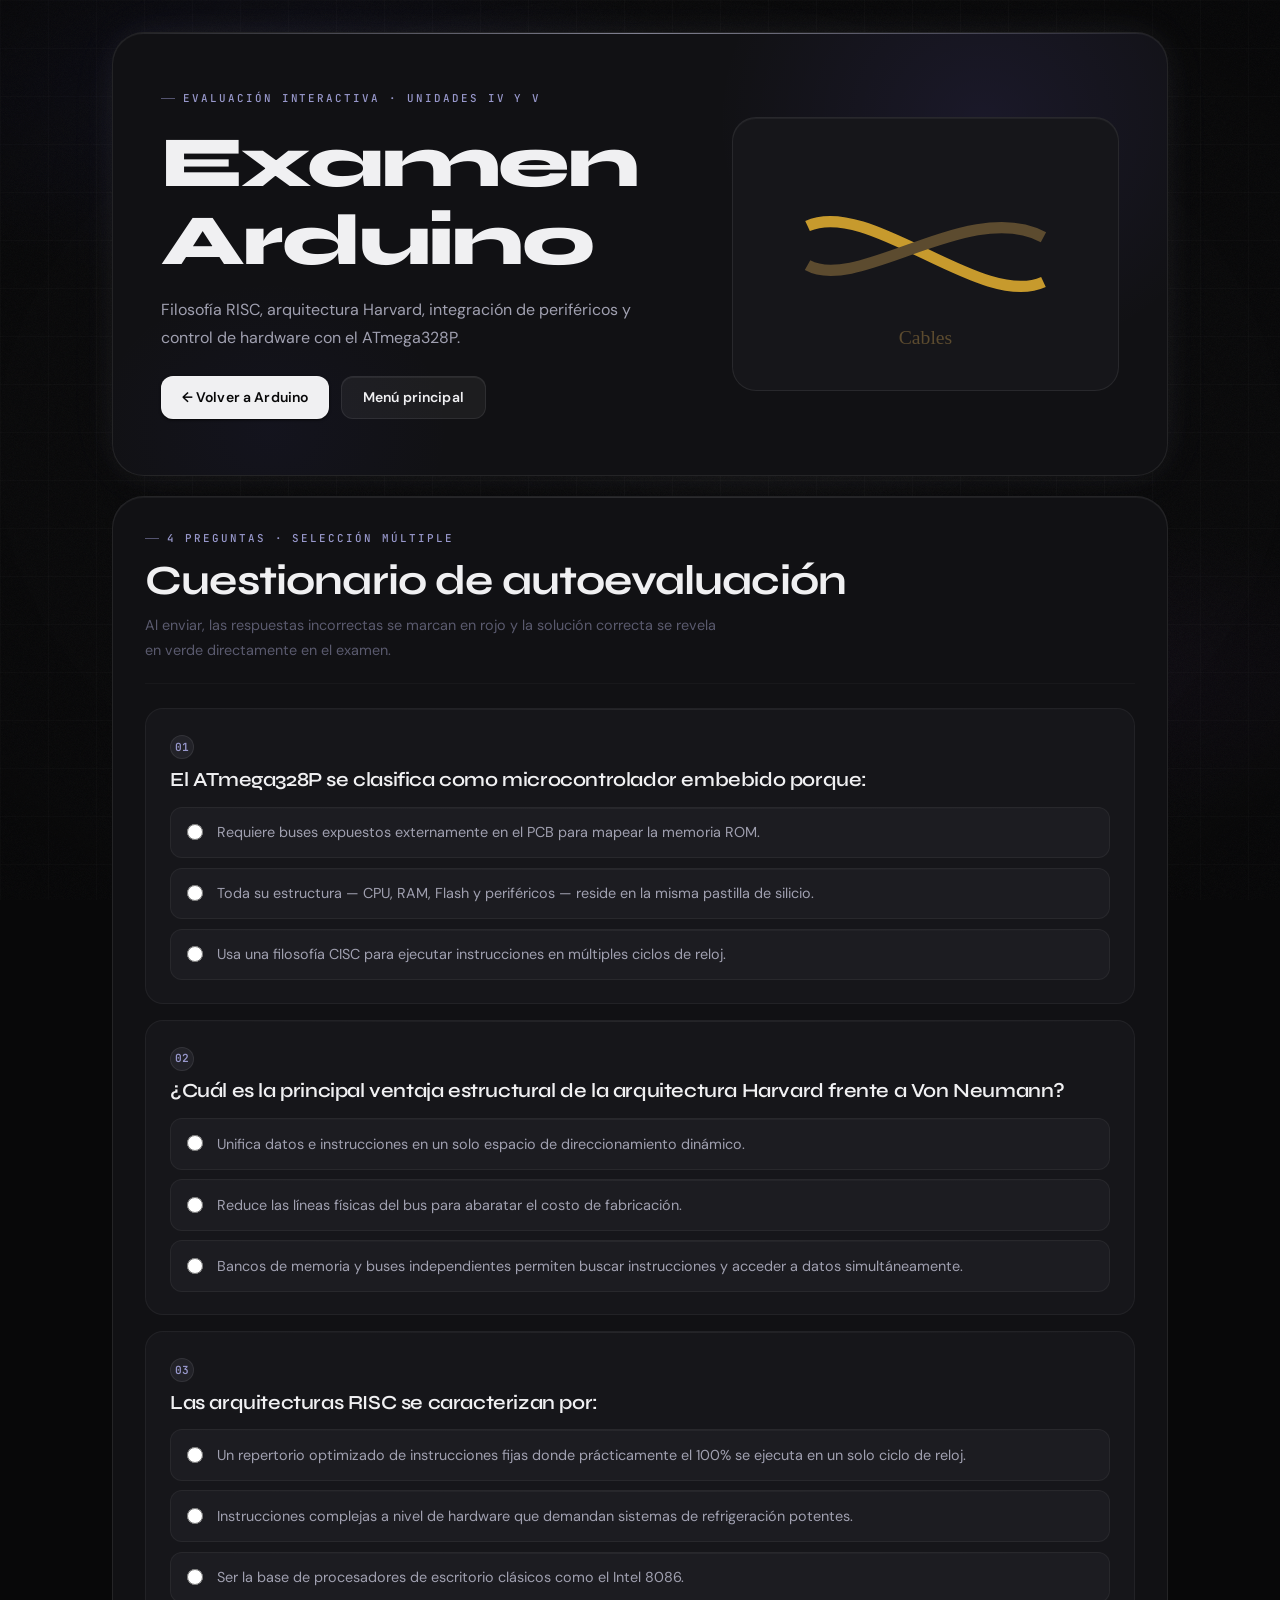
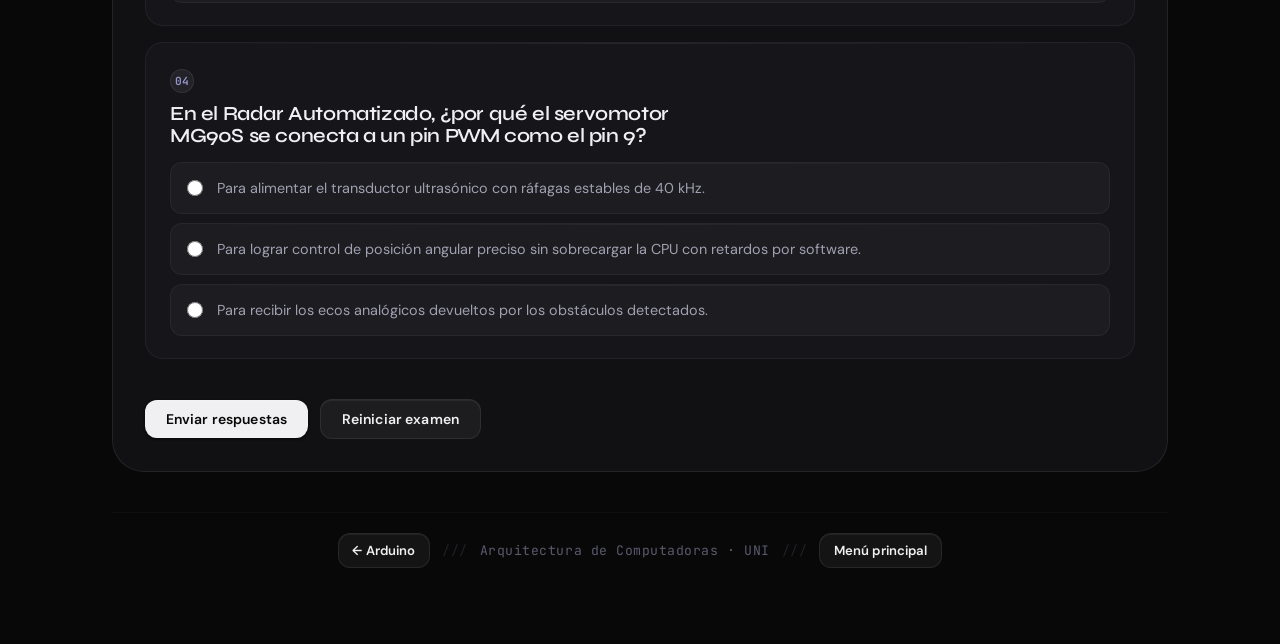
<file: prueva arduino.html>
<!DOCTYPE html>
<html lang="es">
<head>
  <meta charset="UTF-8" />
  <meta name="viewport" content="width=device-width, initial-scale=1.0" />
  <title>Examen — Arduino · Arquitectura de Computadoras</title>
  <meta name="description" content="Cuestionario interactivo sobre arquitectura Harvard, RISC, pines PWM y microcontroladores." />
  <link rel="preconnect" href="https://fonts.gstatic.com" crossorigin />
  <link rel="stylesheet" href="styles.css" />
  <style>
    .quiz-options {
      display: flex;
      flex-direction: column;
      gap: 0.6rem;
      margin-top: 1rem;
    }

    .option-label {
      display: flex;
      align-items: flex-start;
      gap: 0.85rem;
      padding: 0.85rem 1rem;
      background: var(--bg-4);
      border: 1px solid var(--border-2);
      border-radius: var(--r-md);
      cursor: pointer;
      transition:
        border-color 160ms var(--ease-out),
        background 160ms var(--ease-out);
      color: var(--text-2);
      font-size: 0.9rem;
      line-height: 1.55;
      position: relative;
      overflow: hidden;
    }

    .option-label::before {
      content: "";
      position: absolute;
      top: 0; left: 0; right: 0;
      height: 1px;
      background: linear-gradient(90deg, transparent, rgba(255,255,255,0.05) 50%, transparent);
      pointer-events: none;
    }

    @media (hover: hover) and (pointer: fine) {
      .option-label:hover {
        border-color: rgba(226,226,255,0.2);
        background: var(--bg-5);
        color: var(--text);
      }
    }

    .option-label input[type="radio"] {
      accent-color: var(--accent);
      width: 16px;
      height: 16px;
      flex-shrink: 0;
      margin-top: 0.18rem;
      cursor: pointer;
    }

    .option-correct {
      border-color: rgba(50,220,130,0.5) !important;
      background: rgba(50,220,130,0.07) !important;
      color: #4ade80 !important;
      font-weight: 600;
    }

    .option-wrong {
      border-color: rgba(239,68,68,0.5) !important;
      background: rgba(239,68,68,0.07) !important;
      color: #f87171 !important;
    }

    .quiz-actions {
      margin-top: 1.5rem;
      display: flex;
      gap: 0.75rem;
      align-items: center;
      flex-wrap: wrap;
    }

    .result-box {
      margin-top: 1.5rem;
      padding: 1.25rem 1.4rem;
      border-radius: var(--r-lg);
      background: var(--bg-3);
      border: 1px solid var(--border);
      display: none;
      position: relative;
      overflow: hidden;
    }

    .result-box::before {
      content: "";
      position: absolute;
      top: 0; left: 0; right: 0;
      height: 1px;
      background: linear-gradient(90deg, transparent, rgba(255,255,255,0.1) 50%, transparent);
    }

    .result-title {
      font-family: 'Syne', sans-serif;
      font-size: 1.25rem;
      font-weight: 700;
      color: var(--text);
      margin-bottom: 0.5rem;
    }

    .result-details {
      color: var(--text-2);
      font-size: 0.9rem;
      line-height: 1.7;
      max-width: none;
    }

    .score-accent  { color: var(--accent); font-weight: 700; }
    .score-correct { color: #4ade80; font-weight: 600; }
    .score-wrong   { color: #f87171; font-weight: 600; }

    .q-number {
      display: inline-flex;
      align-items: center;
      justify-content: center;
      width: 24px; height: 24px;
      border-radius: 50%;
      background: var(--bg-5);
      border: 1px solid var(--border);
      font-family: 'JetBrains Mono', monospace;
      font-size: 0.7rem;
      font-weight: 600;
      color: var(--accent-dim);
      flex-shrink: 0;
      margin-bottom: 0.6rem;
    }
  </style>
</head>
<body class="page">
<div class="page-shell">

  <!-- ░░░ HERO ░░░ -->
  <header class="hero topic-hero">
    <div class="hero-topbar"></div>
    <div class="topic-hero-grid">
      <div class="hero-copy stagger">
        <p class="eyebrow">Evaluación interactiva · Unidades IV y V</p>
        <h1>Examen Arduino</h1>
        <p class="hero-text">
          Filosofía RISC, arquitectura Harvard, integración de periféricos
          y control de hardware con el ATmega328P.
        </p>
        <div class="hero-actions">
          <a class="cta-button" href="arduino.html">← Volver a Arduino</a>
          <a class="ghost-button" href="index.html">Menú principal</a>
        </div>
      </div>
      <div class="hero-visual">
        <img src="assets/images/arduino-cables.svg" alt="Arduino — conexiones de hardware" />
      </div>
    </div>
  </header>

  <main class="content">
    <section class="panel">
      <div class="section-heading">
        <p class="eyebrow">4 preguntas · Selección múltiple</p>
        <h2>Cuestionario de autoevaluación</h2>
        <p class="section-description">
          Al enviar, las respuestas incorrectas se marcan en rojo y la
          solución correcta se revela en verde directamente en el examen.
        </p>
      </div>

      <form id="quiz-form" style="display:flex;flex-direction:column;gap:1rem;">

        <!-- Q1 -->
        <div class="card-comparativa" id="q1-container">
          <div class="q-number">01</div>
          <h3>El ATmega328P se clasifica como microcontrolador embebido porque:</h3>
          <div class="quiz-options">
            <label class="option-label" id="lbl-q1-A">
              <input type="radio" name="q1" value="A" />
              <span>Requiere buses expuestos externamente en el PCB para mapear la memoria ROM.</span>
            </label>
            <label class="option-label" id="lbl-q1-B">
              <input type="radio" name="q1" value="B" />
              <span>Toda su estructura — CPU, RAM, Flash y periféricos — reside en la misma pastilla de silicio.</span>
            </label>
            <label class="option-label" id="lbl-q1-C">
              <input type="radio" name="q1" value="C" />
              <span>Usa una filosofía CISC para ejecutar instrucciones en múltiples ciclos de reloj.</span>
            </label>
          </div>
        </div>

        <!-- Q2 -->
        <div class="card-comparativa" id="q2-container">
          <div class="q-number">02</div>
          <h3>¿Cuál es la principal ventaja estructural de la arquitectura Harvard frente a Von Neumann?</h3>
          <div class="quiz-options">
            <label class="option-label" id="lbl-q2-A">
              <input type="radio" name="q2" value="A" />
              <span>Unifica datos e instrucciones en un solo espacio de direccionamiento dinámico.</span>
            </label>
            <label class="option-label" id="lbl-q2-B">
              <input type="radio" name="q2" value="B" />
              <span>Reduce las líneas físicas del bus para abaratar el costo de fabricación.</span>
            </label>
            <label class="option-label" id="lbl-q2-C">
              <input type="radio" name="q2" value="C" />
              <span>Bancos de memoria y buses independientes permiten buscar instrucciones y acceder a datos simultáneamente.</span>
            </label>
          </div>
        </div>

        <!-- Q3 -->
        <div class="card-comparativa" id="q3-container">
          <div class="q-number">03</div>
          <h3>Las arquitecturas RISC se caracterizan por:</h3>
          <div class="quiz-options">
            <label class="option-label" id="lbl-q3-A">
              <input type="radio" name="q3" value="A" />
              <span>Un repertorio optimizado de instrucciones fijas donde prácticamente el 100% se ejecuta en un solo ciclo de reloj.</span>
            </label>
            <label class="option-label" id="lbl-q3-B">
              <input type="radio" name="q3" value="B" />
              <span>Instrucciones complejas a nivel de hardware que demandan sistemas de refrigeración potentes.</span>
            </label>
            <label class="option-label" id="lbl-q3-C">
              <input type="radio" name="q3" value="C" />
              <span>Ser la base de procesadores de escritorio clásicos como el Intel 8086.</span>
            </label>
          </div>
        </div>

        <!-- Q4 -->
        <div class="card-comparativa" id="q4-container">
          <div class="q-number">04</div>
          <h3>En el Radar Automatizado, ¿por qué el servomotor MG90S se conecta a un pin PWM como el pin 9?</h3>
          <div class="quiz-options">
            <label class="option-label" id="lbl-q4-A">
              <input type="radio" name="q4" value="A" />
              <span>Para alimentar el transductor ultrasónico con ráfagas estables de 40 kHz.</span>
            </label>
            <label class="option-label" id="lbl-q4-B">
              <input type="radio" name="q4" value="B" />
              <span>Para lograr control de posición angular preciso sin sobrecargar la CPU con retardos por software.</span>
            </label>
            <label class="option-label" id="lbl-q4-C">
              <input type="radio" name="q4" value="C" />
              <span>Para recibir los ecos analógicos devueltos por los obstáculos detectados.</span>
            </label>
          </div>
        </div>

        <div class="quiz-actions">
          <button type="button" class="cta-button" onclick="evaluarQuiz()">Enviar respuestas</button>
          <button type="button" class="ghost-button" onclick="reiniciarQuiz()">Reiniciar examen</button>
        </div>
      </form>

      <div id="result-box" class="result-box">
        <div class="result-title" id="result-text"></div>
        <p class="result-details" id="result-details"></p>
      </div>

    </section>
  </main>

  <footer class="footer-note">
    <a class="ghost-button" href="arduino.html" style="font-size:0.82rem;padding:0.4rem 0.85rem;">← Arduino</a>
    <span style="opacity:0.3">///</span>
    <span>Arquitectura de Computadoras · UNI</span>
    <span style="opacity:0.3">///</span>
    <a class="ghost-button" href="index.html" style="font-size:0.82rem;padding:0.4rem 0.85rem;">Menú principal</a>
  </footer>

</div>

<script>
  const respuestasCorrectas = { q1:"B", q2:"C", q3:"A", q4:"B" };

  function evaluarQuiz() {
    const form = document.getElementById('quiz-form');
    let nota = 0;
    const total = Object.keys(respuestasCorrectas).length;

    document.querySelectorAll('.option-label')
      .forEach(el => el.classList.remove('option-correct','option-wrong'));

    for (const key in respuestasCorrectas) {
      const sel = form.elements[key].value;
      const ok  = respuestasCorrectas[key];

      if (!sel) {
        document.getElementById(`lbl-${key}-${ok}`).classList.add('option-correct');
        continue;
      }

      if (sel === ok) {
        nota++;
        document.getElementById(`lbl-${key}-${sel}`).classList.add('option-correct');
      } else {
        document.getElementById(`lbl-${key}-${sel}`).classList.add('option-wrong');
        document.getElementById(`lbl-${key}-${ok}`).classList.add('option-correct');
      }
    }

    const pct = Math.round((nota / total) * 100);
    const aprobado = pct >= 70;

    const box = document.getElementById('result-box');
    box.style.display = 'block';
    box.style.borderColor = aprobado
      ? 'rgba(50,220,130,0.25)'
      : 'rgba(239,68,68,0.25)';

    document.getElementById('result-text').textContent =
      aprobado ? '¡Examen aprobado! 🎉' : 'Examen no aprobado 📚';

    document.getElementById('result-details').innerHTML =
      `Acertaste <span class="score-accent">${nota}</span> de
       <span class="score-accent">${total}</span> preguntas —
       calificación final: <span class="score-accent">${pct}%</span>.<br><br>
       Las respuestas incorrectas están marcadas en
       <span class="score-wrong">rojo</span> y las correctas en
       <span class="score-correct">verde</span> directamente en el examen.`;

    box.scrollIntoView({ behavior:'smooth', block:'nearest' });
  }

  function reiniciarQuiz() {
    document.getElementById('quiz-form').reset();
    const box = document.getElementById('result-box');
    box.style.display = 'none';
    box.style.borderColor = '';
    document.querySelectorAll('.option-label')
      .forEach(el => el.classList.remove('option-correct','option-wrong'));
    window.scrollTo({ top:0, behavior:'smooth' });
  }
</script>
</body>
</html>
</file>
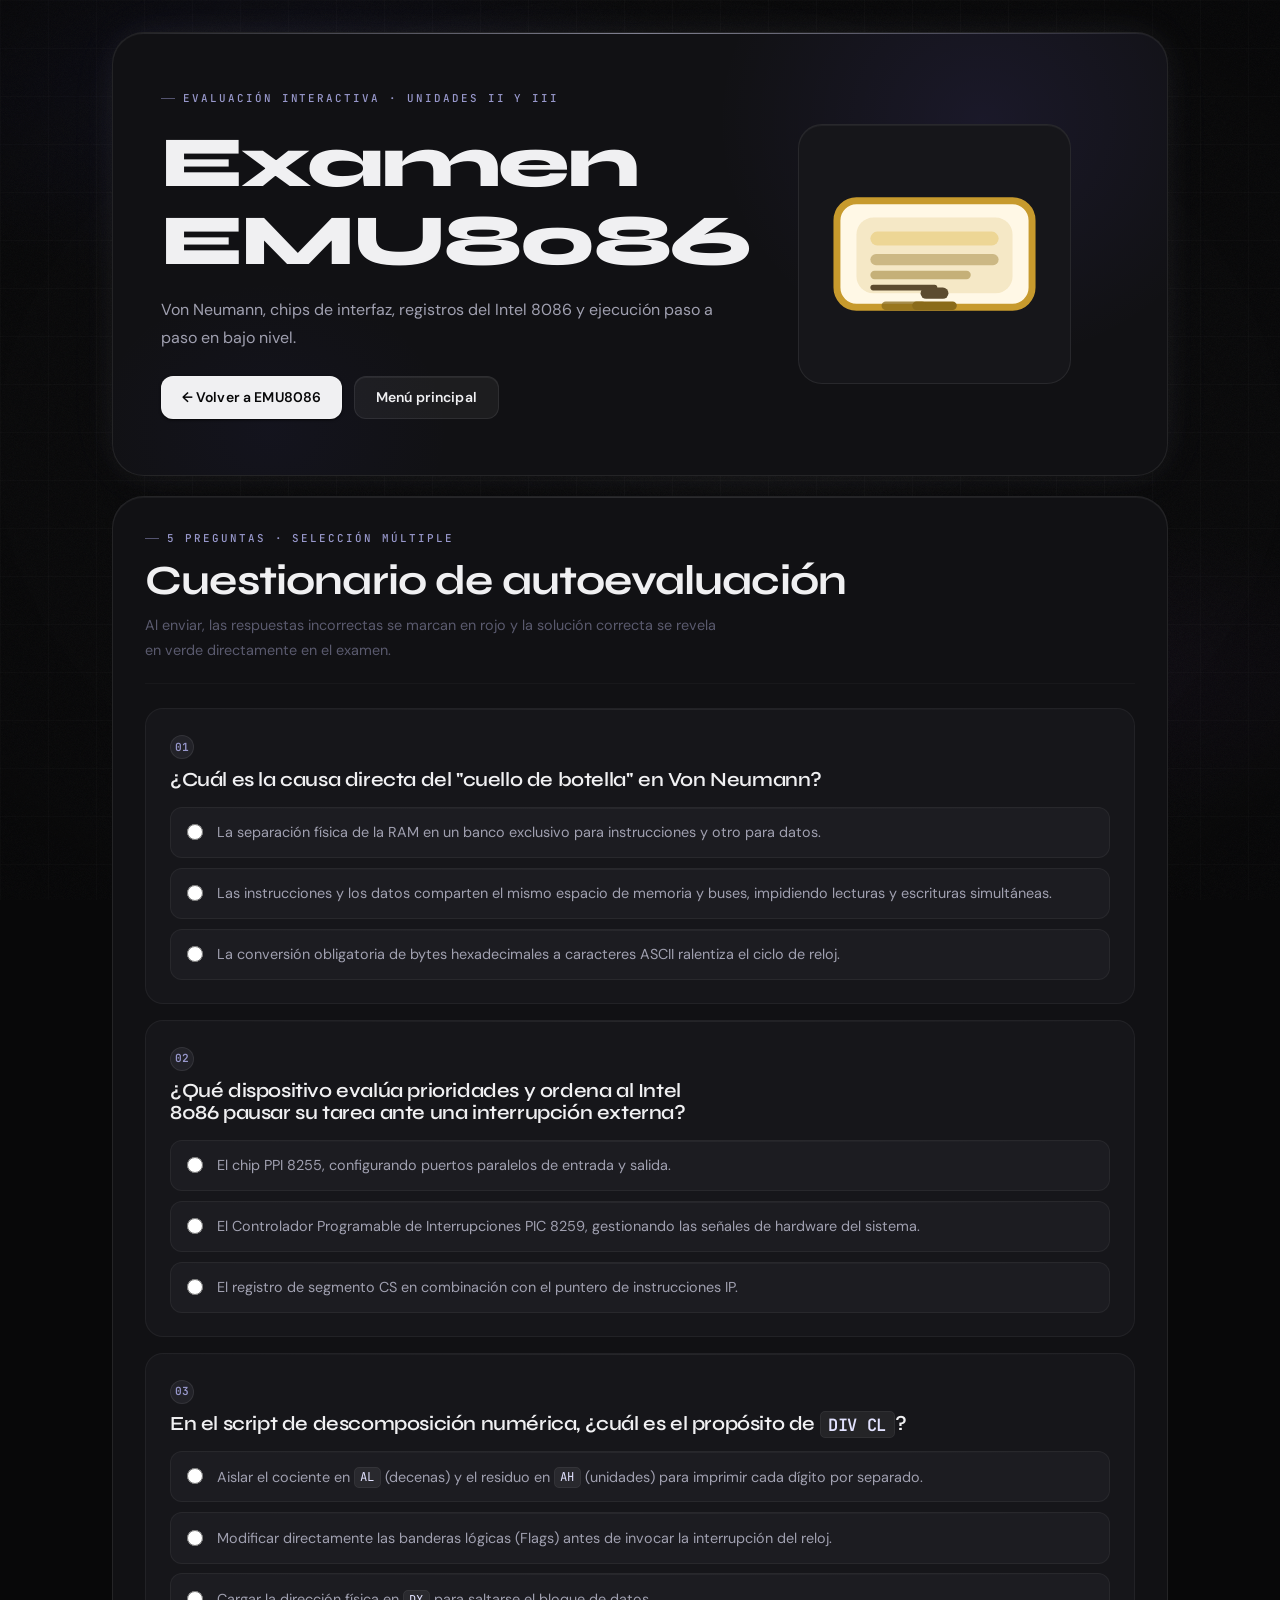
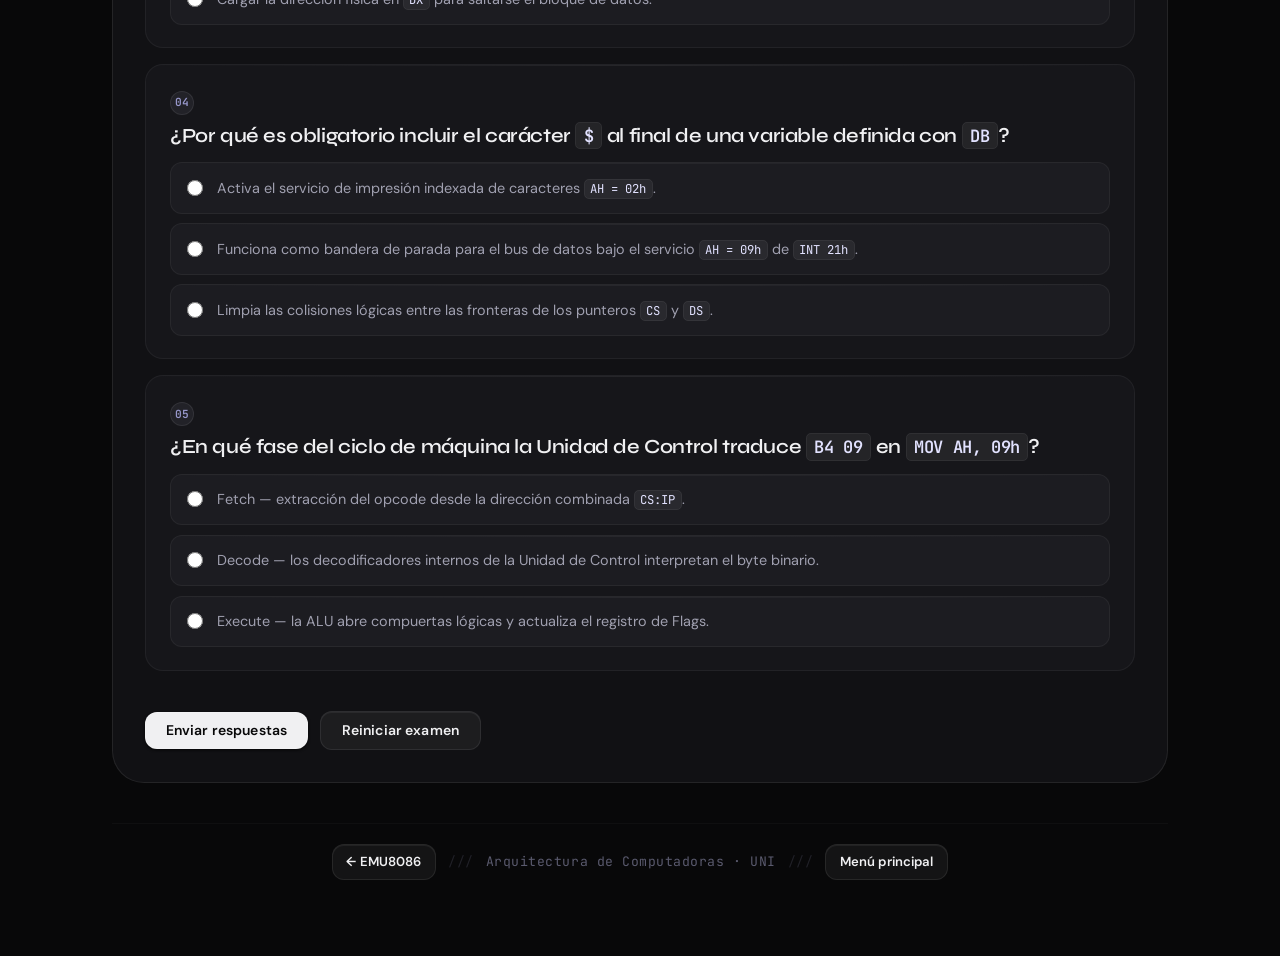
<file: prueva emu8086.html>
<!DOCTYPE html>
<html lang="es">
<head>
  <meta charset="UTF-8" />
  <meta name="viewport" content="width=device-width, initial-scale=1.0" />
  <title>Examen — EMU8086 · Arquitectura de Computadoras</title>
  <meta name="description" content="Cuestionario interactivo sobre Von Neumann, registros del Intel 8086 y programación en ensamblador." />
  <link rel="preconnect" href="https://fonts.gstatic.com" crossorigin />
  <link rel="stylesheet" href="styles.css" />
  <style>
    /* ── Quiz options ── */
    .quiz-options {
      display: flex;
      flex-direction: column;
      gap: 0.6rem;
      margin-top: 1rem;
    }

    .option-label {
      display: flex;
      align-items: flex-start;
      gap: 0.85rem;
      padding: 0.85rem 1rem;
      background: var(--bg-4);
      border: 1px solid var(--border-2);
      border-radius: var(--r-md);
      cursor: pointer;
      transition:
        border-color 160ms var(--ease-out),
        background 160ms var(--ease-out);
      color: var(--text-2);
      font-size: 0.9rem;
      line-height: 1.55;
      position: relative;
      overflow: hidden;
    }

    .option-label::before {
      content: "";
      position: absolute;
      top: 0; left: 0; right: 0;
      height: 1px;
      background: linear-gradient(90deg, transparent, rgba(255,255,255,0.05) 50%, transparent);
      pointer-events: none;
    }

    @media (hover: hover) and (pointer: fine) {
      .option-label:hover {
        border-color: rgba(226,226,255,0.2);
        background: var(--bg-5);
        color: var(--text);
      }
    }

    .option-label input[type="radio"] {
      accent-color: var(--accent);
      width: 16px;
      height: 16px;
      flex-shrink: 0;
      margin-top: 0.18rem;
      cursor: pointer;
    }

    /* Estados de validación */
    .option-correct {
      border-color: rgba(50,220,130,0.5) !important;
      background: rgba(50,220,130,0.07) !important;
      color: #4ade80 !important;
      font-weight: 600;
    }

    .option-wrong {
      border-color: rgba(239,68,68,0.5) !important;
      background: rgba(239,68,68,0.07) !important;
      color: #f87171 !important;
    }

    /* Quiz actions */
    .quiz-actions {
      margin-top: 1.5rem;
      display: flex;
      gap: 0.75rem;
      align-items: center;
      flex-wrap: wrap;
    }

    /* Result box */
    .result-box {
      margin-top: 1.5rem;
      padding: 1.25rem 1.4rem;
      border-radius: var(--r-lg);
      background: var(--bg-3);
      border: 1px solid var(--border);
      display: none;
      position: relative;
      overflow: hidden;
    }

    .result-box::before {
      content: "";
      position: absolute;
      top: 0; left: 0; right: 0;
      height: 1px;
      background: linear-gradient(90deg, transparent, rgba(255,255,255,0.1) 50%, transparent);
    }

    .result-title {
      font-family: 'Syne', sans-serif;
      font-size: 1.25rem;
      font-weight: 700;
      color: var(--text);
      margin-bottom: 0.5rem;
    }

    .result-details {
      color: var(--text-2);
      font-size: 0.9rem;
      line-height: 1.7;
      max-width: none;
    }

    .score-accent { color: var(--accent); font-weight: 700; }
    .score-correct { color: #4ade80; font-weight: 600; }
    .score-wrong   { color: #f87171; font-weight: 600; }

    /* Q number badge */
    .q-number {
      display: inline-flex;
      align-items: center;
      justify-content: center;
      width: 24px; height: 24px;
      border-radius: 50%;
      background: var(--bg-5);
      border: 1px solid var(--border);
      font-family: 'JetBrains Mono', monospace;
      font-size: 0.7rem;
      font-weight: 600;
      color: var(--accent-dim);
      flex-shrink: 0;
      margin-bottom: 0.6rem;
    }
  </style>
</head>
<body class="page">
<div class="page-shell">

  <!-- ░░░ HERO ░░░ -->
  <header class="hero topic-hero">
    <div class="hero-topbar"></div>
    <div class="topic-hero-grid">
      <div class="hero-copy stagger">
        <p class="eyebrow">Evaluación interactiva · Unidades II y III</p>
        <h1>Examen EMU8086</h1>
        <p class="hero-text">
          Von Neumann, chips de interfaz, registros del Intel 8086
          y ejecución paso a paso en bajo nivel.
        </p>
        <div class="hero-actions">
          <a class="cta-button" href="emu8086.html">← Volver a EMU8086</a>
          <a class="ghost-button" href="index.html">Menú principal</a>
        </div>
      </div>
      <div class="hero-visual">
        <img src="assets/images/emu-pc.svg" alt="Simulación EMU8086" />
      </div>
    </div>
  </header>

  <main class="content">
    <section class="panel">
      <div class="section-heading">
        <p class="eyebrow">5 preguntas · Selección múltiple</p>
        <h2>Cuestionario de autoevaluación</h2>
        <p class="section-description">
          Al enviar, las respuestas incorrectas se marcan en rojo y la
          solución correcta se revela en verde directamente en el examen.
        </p>
      </div>

      <form id="quiz-form" style="display:flex;flex-direction:column;gap:1rem;">

        <!-- Q1 -->
        <div class="card-comparativa" id="q1-container">
          <div class="q-number">01</div>
          <h3>¿Cuál es la causa directa del "cuello de botella" en Von Neumann?</h3>
          <div class="quiz-options">
            <label class="option-label" id="lbl-q1-A">
              <input type="radio" name="q1" value="A" />
              <span>La separación física de la RAM en un banco exclusivo para instrucciones y otro para datos.</span>
            </label>
            <label class="option-label" id="lbl-q1-B">
              <input type="radio" name="q1" value="B" />
              <span>Las instrucciones y los datos comparten el mismo espacio de memoria y buses, impidiendo lecturas y escrituras simultáneas.</span>
            </label>
            <label class="option-label" id="lbl-q1-C">
              <input type="radio" name="q1" value="C" />
              <span>La conversión obligatoria de bytes hexadecimales a caracteres ASCII ralentiza el ciclo de reloj.</span>
            </label>
          </div>
        </div>

        <!-- Q2 -->
        <div class="card-comparativa" id="q2-container">
          <div class="q-number">02</div>
          <h3>¿Qué dispositivo evalúa prioridades y ordena al Intel 8086 pausar su tarea ante una interrupción externa?</h3>
          <div class="quiz-options">
            <label class="option-label" id="lbl-q2-A">
              <input type="radio" name="q2" value="A" />
              <span>El chip PPI 8255, configurando puertos paralelos de entrada y salida.</span>
            </label>
            <label class="option-label" id="lbl-q2-B">
              <input type="radio" name="q2" value="B" />
              <span>El Controlador Programable de Interrupciones PIC 8259, gestionando las señales de hardware del sistema.</span>
            </label>
            <label class="option-label" id="lbl-q2-C">
              <input type="radio" name="q2" value="C" />
              <span>El registro de segmento CS en combinación con el puntero de instrucciones IP.</span>
            </label>
          </div>
        </div>

        <!-- Q3 -->
        <div class="card-comparativa" id="q3-container">
          <div class="q-number">03</div>
          <h3>En el script de descomposición numérica, ¿cuál es el propósito de <code>DIV CL</code>?</h3>
          <div class="quiz-options">
            <label class="option-label" id="lbl-q3-A">
              <input type="radio" name="q3" value="A" />
              <span>Aislar el cociente en <code>AL</code> (decenas) y el residuo en <code>AH</code> (unidades) para imprimir cada dígito por separado.</span>
            </label>
            <label class="option-label" id="lbl-q3-B">
              <input type="radio" name="q3" value="B" />
              <span>Modificar directamente las banderas lógicas (Flags) antes de invocar la interrupción del reloj.</span>
            </label>
            <label class="option-label" id="lbl-q3-C">
              <input type="radio" name="q3" value="C" />
              <span>Cargar la dirección física en <code>DX</code> para saltarse el bloque de datos.</span>
            </label>
          </div>
        </div>

        <!-- Q4 -->
        <div class="card-comparativa" id="q4-container">
          <div class="q-number">04</div>
          <h3>¿Por qué es obligatorio incluir el carácter <code>$</code> al final de una variable definida con <code>DB</code>?</h3>
          <div class="quiz-options">
            <label class="option-label" id="lbl-q4-A">
              <input type="radio" name="q4" value="A" />
              <span>Activa el servicio de impresión indexada de caracteres <code>AH = 02h</code>.</span>
            </label>
            <label class="option-label" id="lbl-q4-B">
              <input type="radio" name="q4" value="B" />
              <span>Funciona como bandera de parada para el bus de datos bajo el servicio <code>AH = 09h</code> de <code>INT 21h</code>.</span>
            </label>
            <label class="option-label" id="lbl-q4-C">
              <input type="radio" name="q4" value="C" />
              <span>Limpia las colisiones lógicas entre las fronteras de los punteros <code>CS</code> y <code>DS</code>.</span>
            </label>
          </div>
        </div>

        <!-- Q5 -->
        <div class="card-comparativa" id="q5-container">
          <div class="q-number">05</div>
          <h3>¿En qué fase del ciclo de máquina la Unidad de Control traduce <code>B4 09</code> en <code>MOV AH, 09h</code>?</h3>
          <div class="quiz-options">
            <label class="option-label" id="lbl-q5-A">
              <input type="radio" name="q5" value="A" />
              <span>Fetch — extracción del opcode desde la dirección combinada <code>CS:IP</code>.</span>
            </label>
            <label class="option-label" id="lbl-q5-B">
              <input type="radio" name="q5" value="B" />
              <span>Decode — los decodificadores internos de la Unidad de Control interpretan el byte binario.</span>
            </label>
            <label class="option-label" id="lbl-q5-C">
              <input type="radio" name="q5" value="C" />
              <span>Execute — la ALU abre compuertas lógicas y actualiza el registro de Flags.</span>
            </label>
          </div>
        </div>

        <div class="quiz-actions">
          <button type="button" class="cta-button" onclick="evaluarQuiz()">Enviar respuestas</button>
          <button type="button" class="ghost-button" onclick="reiniciarQuiz()">Reiniciar examen</button>
        </div>
      </form>

      <div id="result-box" class="result-box">
        <div class="result-title" id="result-text"></div>
        <p class="result-details" id="result-details"></p>
      </div>

    </section>
  </main>

  <footer class="footer-note">
    <a class="ghost-button" href="emu8086.html" style="font-size:0.82rem;padding:0.4rem 0.85rem;">← EMU8086</a>
    <span style="opacity:0.3">///</span>
    <span>Arquitectura de Computadoras · UNI</span>
    <span style="opacity:0.3">///</span>
    <a class="ghost-button" href="index.html" style="font-size:0.82rem;padding:0.4rem 0.85rem;">Menú principal</a>
  </footer>

</div>

<script>
  const respuestasCorrectas = { q1:"B", q2:"B", q3:"A", q4:"B", q5:"B" };

  function evaluarQuiz() {
    const form = document.getElementById('quiz-form');
    let nota = 0;
    const total = Object.keys(respuestasCorrectas).length;

    document.querySelectorAll('.option-label')
      .forEach(el => el.classList.remove('option-correct','option-wrong'));

    for (const key in respuestasCorrectas) {
      const sel = form.elements[key].value;
      const ok  = respuestasCorrectas[key];

      if (!sel) {
        document.getElementById(`lbl-${key}-${ok}`).classList.add('option-correct');
        continue;
      }

      if (sel === ok) {
        nota++;
        document.getElementById(`lbl-${key}-${sel}`).classList.add('option-correct');
      } else {
        document.getElementById(`lbl-${key}-${sel}`).classList.add('option-wrong');
        document.getElementById(`lbl-${key}-${ok}`).classList.add('option-correct');
      }
    }

    const pct = Math.round((nota / total) * 100);
    const aprobado = pct >= 70;

    const box = document.getElementById('result-box');
    box.style.display = 'block';
    box.style.borderColor = aprobado
      ? 'rgba(50,220,130,0.25)'
      : 'rgba(239,68,68,0.25)';

    document.getElementById('result-text').textContent =
      aprobado ? '¡Examen aprobado! 🚀' : 'Examen no aprobado 📚';

    document.getElementById('result-details').innerHTML =
      `Acertaste <span class="score-accent">${nota}</span> de
       <span class="score-accent">${total}</span> preguntas —
       calificación final: <span class="score-accent">${pct}%</span>.<br><br>
       Las respuestas incorrectas están marcadas en
       <span class="score-wrong">rojo</span> y las correctas en
       <span class="score-correct">verde</span> directamente en el examen.`;

    box.scrollIntoView({ behavior:'smooth', block:'nearest' });
  }

  function reiniciarQuiz() {
    document.getElementById('quiz-form').reset();
    const box = document.getElementById('result-box');
    box.style.display = 'none';
    box.style.borderColor = '';
    document.querySelectorAll('.option-label')
      .forEach(el => el.classList.remove('option-correct','option-wrong'));
    window.scrollTo({ top:0, behavior:'smooth' });
  }
</script>
</body>
</html>
</file>
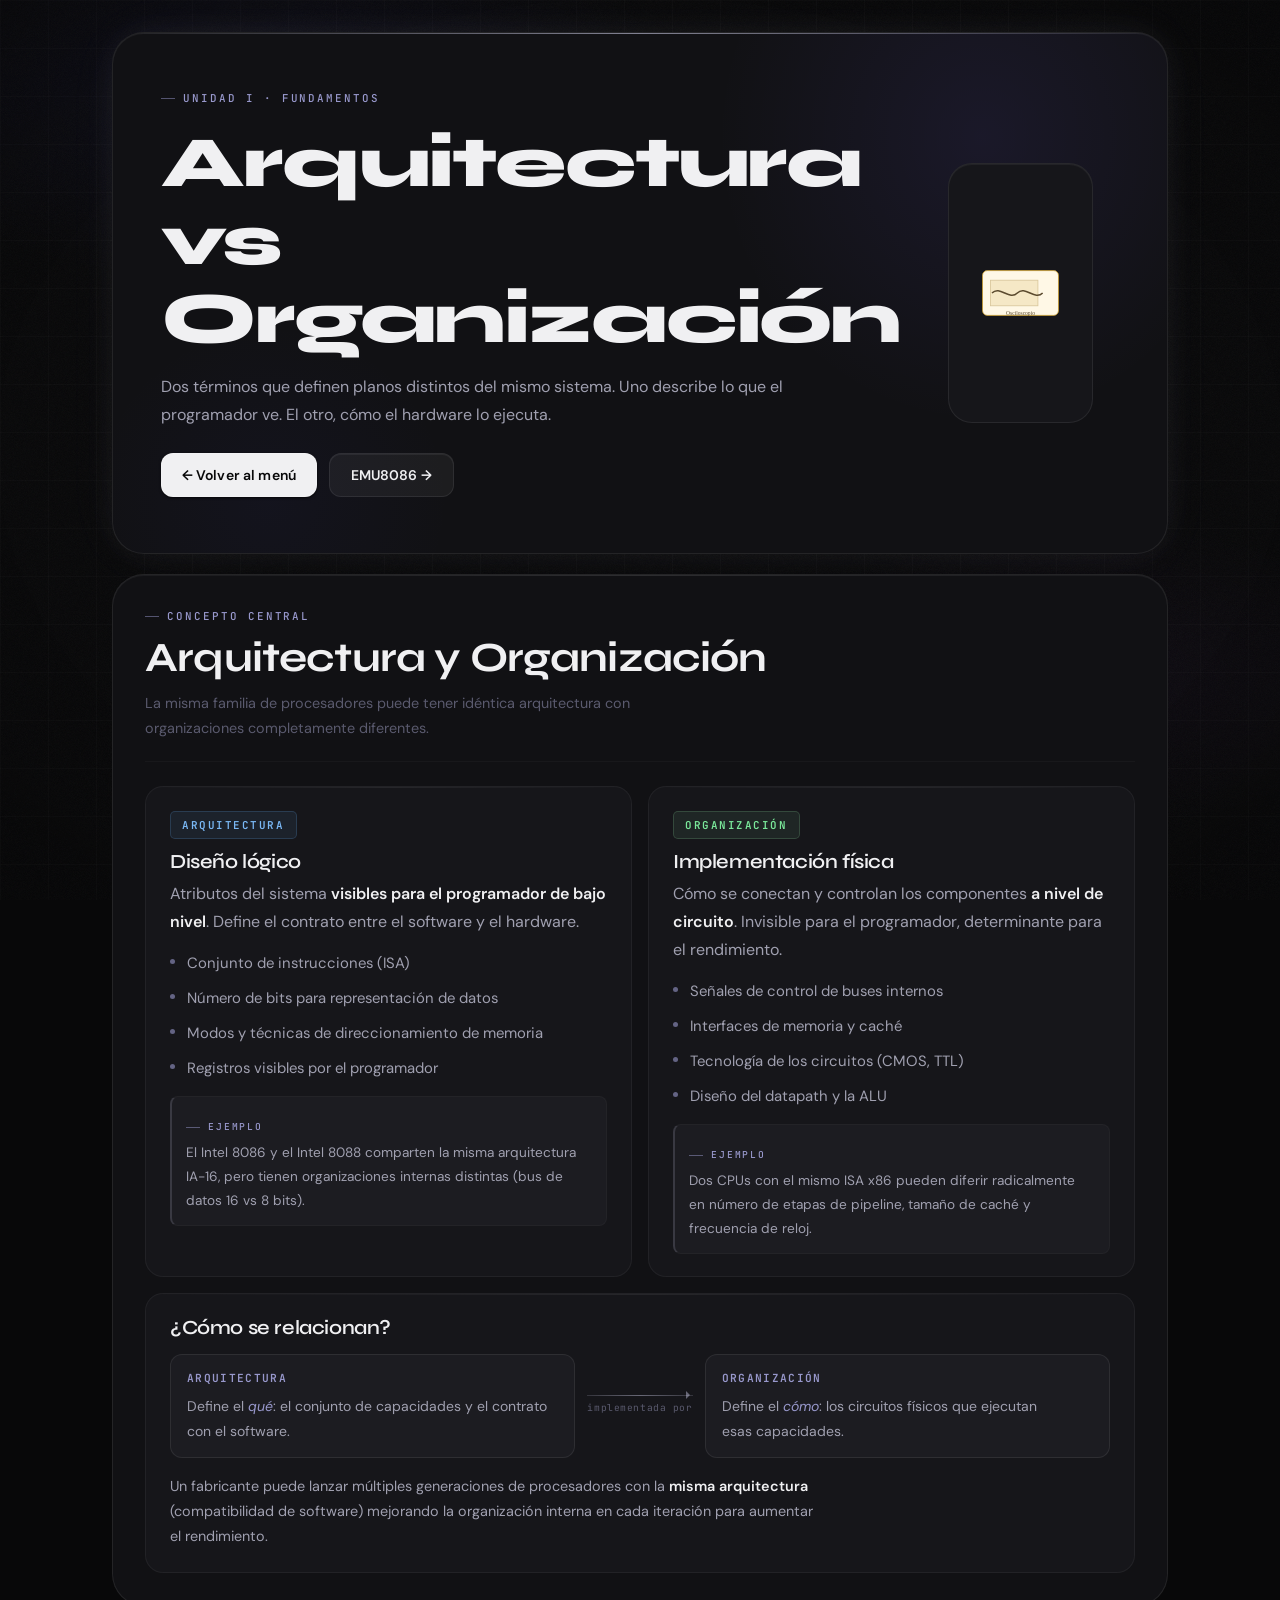
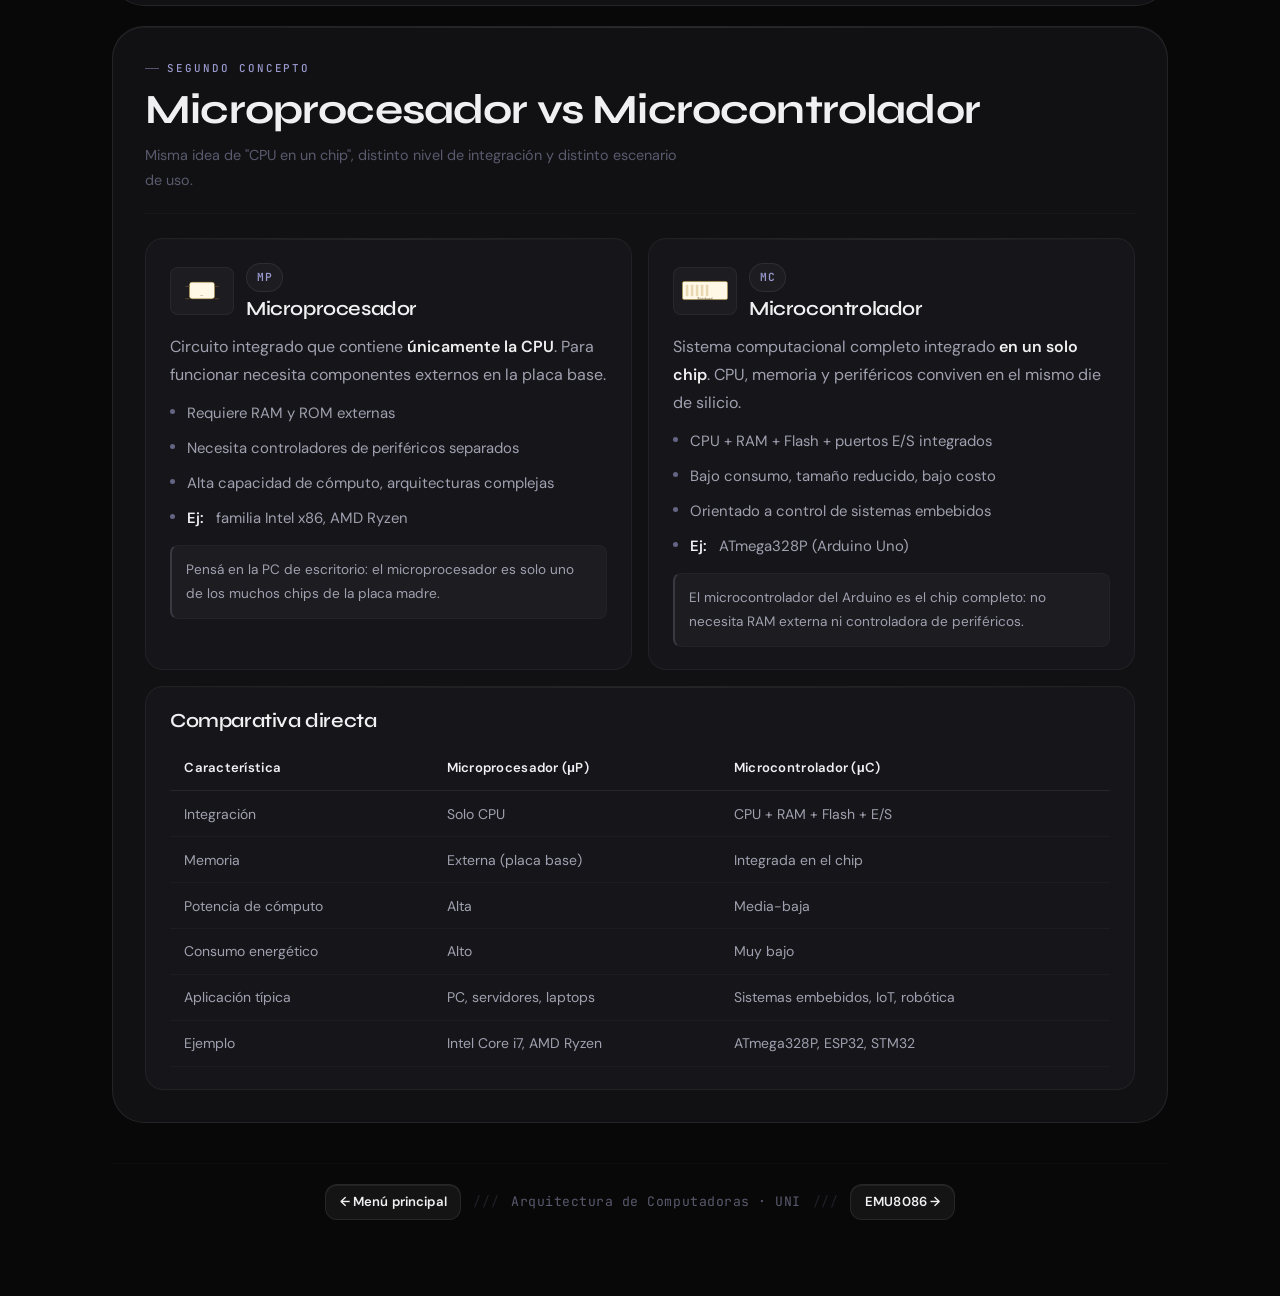
<file: unidad1.html>
<!DOCTYPE html>
<html lang="es">
<head>
  <meta charset="UTF-8" />
  <meta name="viewport" content="width=device-width, initial-scale=1.0" />
  <title>Fundamentos — Arquitectura de Computadoras</title>
  <meta name="description" content="Arquitectura vs Organización y Microprocesador vs Microcontrolador." />
  <link rel="preconnect" href="https://fonts.gstatic.com" crossorigin />
  <link rel="stylesheet" href="styles.css" />
</head>
<body class="page">
<div class="page-shell">

  <!-- ░░░ HERO ░░░ -->
  <header class="hero topic-hero">
    <div class="hero-topbar"></div>
    <div class="topic-hero-grid">
      <div class="hero-copy stagger">
        <p class="eyebrow">Unidad I · Fundamentos</p>
        <h1>Arquitectura vs Organización</h1>
        <p class="hero-text">
          Dos términos que definen planos distintos del mismo sistema.
          Uno describe lo que el programador ve. El otro, cómo el
          hardware lo ejecuta.
        </p>
        <div class="hero-actions">
          <a class="cta-button" href="index.html">← Volver al menú</a>
          <a class="ghost-button" href="emu8086.html">EMU8086 →</a>
        </div>
      </div>
      <div class="hero-visual">
        <img src="assets/images/fund-osc.svg" alt="Osciloscopio — señales de hardware" />
      </div>
    </div>
  </header>

  <main class="content">

    <!-- ░░░ BLOQUE 1 — COMPARATIVA PRINCIPAL ░░░ -->
    <section class="panel">
      <div class="section-heading">
        <p class="eyebrow">Concepto central</p>
        <h2>Arquitectura y Organización</h2>
        <p class="section-description">
          La misma familia de procesadores puede tener idéntica arquitectura
          con organizaciones completamente diferentes.
        </p>
      </div>

      <div class="topic-body-grid stagger">

        <!-- Arquitectura -->
        <div class="card-comparativa">
          <div class="concept-tag concept-tag--a">ARQUITECTURA</div>
          <h3 style="margin-top:0.75rem;">Diseño lógico</h3>
          <p style="margin-top:0.5rem;">
            Atributos del sistema <strong>visibles para el programador de bajo nivel</strong>.
            Define el contrato entre el software y el hardware.
          </p>
          <ul class="card-list" style="margin-top:0.9rem;">
            <li>Conjunto de instrucciones (ISA)</li>
            <li>Número de bits para representación de datos</li>
            <li>Modos y técnicas de direccionamiento de memoria</li>
            <li>Registros visibles por el programador</li>
          </ul>
          <div class="concept-example">
            <span class="eyebrow" style="font-size:0.6rem;">Ejemplo</span>
            <p style="font-size:0.85rem;margin-top:0.3rem;max-width:none;">
              El Intel 8086 y el Intel 8088 comparten la misma arquitectura IA-16,
              pero tienen organizaciones internas distintas (bus de datos 16 vs 8 bits).
            </p>
          </div>
        </div>

        <!-- Organización -->
        <div class="card-comparativa">
          <div class="concept-tag concept-tag--b">ORGANIZACIÓN</div>
          <h3 style="margin-top:0.75rem;">Implementación física</h3>
          <p style="margin-top:0.5rem;">
            Cómo se conectan y controlan los componentes <strong>a nivel de circuito</strong>.
            Invisible para el programador, determinante para el rendimiento.
          </p>
          <ul class="card-list" style="margin-top:0.9rem;">
            <li>Señales de control de buses internos</li>
            <li>Interfaces de memoria y caché</li>
            <li>Tecnología de los circuitos (CMOS, TTL)</li>
            <li>Diseño del datapath y la ALU</li>
          </ul>
          <div class="concept-example">
            <span class="eyebrow" style="font-size:0.6rem;">Ejemplo</span>
            <p style="font-size:0.85rem;margin-top:0.3rem;max-width:none;">
              Dos CPUs con el mismo ISA x86 pueden diferir radicalmente en número de
              etapas de pipeline, tamaño de caché y frecuencia de reloj.
            </p>
          </div>
        </div>

        <!-- Relación entre los dos -->
        <div class="card-comparativa full">
          <h3>¿Cómo se relacionan?</h3>
          <div class="relation-grid" style="margin-top:1rem;">
            <div class="relation-node">
              <span class="relation-label">Arquitectura</span>
              <p>Define el <em>qué</em>: el conjunto de capacidades y el contrato con el software.</p>
            </div>
            <div class="relation-arrow">
              <div class="arrow-line"></div>
              <span class="arrow-label">implementada por</span>
            </div>
            <div class="relation-node">
              <span class="relation-label">Organización</span>
              <p>Define el <em>cómo</em>: los circuitos físicos que ejecutan esas capacidades.</p>
            </div>
          </div>
          <p style="margin-top:1rem;font-size:0.9rem;">
            Un fabricante puede lanzar múltiples generaciones de procesadores con la
            <strong>misma arquitectura</strong> (compatibilidad de software)
            mejorando la organización interna en cada iteración para aumentar el rendimiento.
          </p>
        </div>

      </div>
    </section>

    <!-- ░░░ BLOQUE 2 — μP vs μC ░░░ -->
    <section class="panel">
      <div class="section-heading">
        <p class="eyebrow">Segundo concepto</p>
        <h2>Microprocesador vs Microcontrolador</h2>
        <p class="section-description">
          Misma idea de "CPU en un chip", distinto nivel de integración
          y distinto escenario de uso.
        </p>
      </div>

      <div class="topic-body-grid stagger">

        <!-- μP card -->
        <div class="card-comparativa">
          <div style="display:flex;align-items:center;gap:0.75rem;margin-bottom:0.85rem;">
            <figure class="mini-visual">
              <img src="assets/images/fund-chip.svg" alt="Microprocesador" />
            </figure>
            <div>
              <span class="badge">μP</span>
              <h3 style="margin-top:0.4rem;">Microprocesador</h3>
            </div>
          </div>
          <p>
            Circuito integrado que contiene <strong>únicamente la CPU</strong>.
            Para funcionar necesita componentes externos en la placa base.
          </p>
          <ul class="card-list" style="margin-top:0.75rem;">
            <li>Requiere RAM y ROM externas</li>
            <li>Necesita controladores de periféricos separados</li>
            <li>Alta capacidad de cómputo, arquitecturas complejas</li>
            <li><strong>Ej:</strong> familia Intel x86, AMD Ryzen</li>
          </ul>
          <div class="concept-example" style="margin-top:0.9rem;">
            <p style="font-size:0.85rem;max-width:none;">
              Pensá en la PC de escritorio: el microprocesador es solo uno de los
              muchos chips de la placa madre.
            </p>
          </div>
        </div>

        <!-- μC card -->
        <div class="card-comparativa">
          <div style="display:flex;align-items:center;gap:0.75rem;margin-bottom:0.85rem;">
            <figure class="mini-visual">
              <img src="assets/images/fund-breadboard.svg" alt="Microcontrolador en protoboard" />
            </figure>
            <div>
              <span class="badge">μC</span>
              <h3 style="margin-top:0.4rem;">Microcontrolador</h3>
            </div>
          </div>
          <p>
            Sistema computacional completo integrado <strong>en un solo chip</strong>.
            CPU, memoria y periféricos conviven en el mismo die de silicio.
          </p>
          <ul class="card-list" style="margin-top:0.75rem;">
            <li>CPU + RAM + Flash + puertos E/S integrados</li>
            <li>Bajo consumo, tamaño reducido, bajo costo</li>
            <li>Orientado a control de sistemas embebidos</li>
            <li><strong>Ej:</strong> ATmega328P (Arduino Uno)</li>
          </ul>
          <div class="concept-example" style="margin-top:0.9rem;">
            <p style="font-size:0.85rem;max-width:none;">
              El microcontrolador del Arduino es el chip completo:
              no necesita RAM externa ni controladora de periféricos.
            </p>
          </div>
        </div>

        <!-- Tabla comparativa -->
        <div class="card-comparativa full">
          <h3>Comparativa directa</h3>
          <div class="table-wrap" style="margin-top:0.9rem;">
            <table class="data-table">
              <thead>
                <tr>
                  <th>Característica</th>
                  <th>Microprocesador (μP)</th>
                  <th>Microcontrolador (μC)</th>
                </tr>
              </thead>
              <tbody>
                <tr>
                  <td>Integración</td>
                  <td>Solo CPU</td>
                  <td>CPU + RAM + Flash + E/S</td>
                </tr>
                <tr>
                  <td>Memoria</td>
                  <td>Externa (placa base)</td>
                  <td>Integrada en el chip</td>
                </tr>
                <tr>
                  <td>Potencia de cómputo</td>
                  <td>Alta</td>
                  <td>Media-baja</td>
                </tr>
                <tr>
                  <td>Consumo energético</td>
                  <td>Alto</td>
                  <td>Muy bajo</td>
                </tr>
                <tr>
                  <td>Aplicación típica</td>
                  <td>PC, servidores, laptops</td>
                  <td>Sistemas embebidos, IoT, robótica</td>
                </tr>
                <tr>
                  <td>Ejemplo</td>
                  <td>Intel Core i7, AMD Ryzen</td>
                  <td>ATmega328P, ESP32, STM32</td>
                </tr>
              </tbody>
            </table>
          </div>
        </div>

      </div>
    </section>

  </main>

  <footer class="footer-note">
    <a class="ghost-button" href="index.html" style="font-size:0.82rem;padding:0.4rem 0.85rem;">← Menú principal</a>
    <span style="opacity:0.3">///</span>
    <span>Arquitectura de Computadoras · UNI</span>
    <span style="opacity:0.3">///</span>
    <a class="ghost-button" href="emu8086.html" style="font-size:0.82rem;padding:0.4rem 0.85rem;">EMU8086 →</a>
  </footer>

</div>

<style>
/* ── Concept tags ── */
.concept-tag {
  display: inline-flex;
  padding: 0.22rem 0.7rem;
  border-radius: var(--r-xs);
  font-family: 'JetBrains Mono', monospace;
  font-size: 0.68rem;
  font-weight: 600;
  letter-spacing: 0.14em;
}
.concept-tag--a {
  background: rgba(100,180,255,0.08);
  color: #7ab8f5;
  border: 1px solid rgba(100,180,255,0.18);
}
.concept-tag--b {
  background: rgba(160,255,180,0.07);
  color: #7ae89a;
  border: 1px solid rgba(160,255,180,0.16);
}

/* ── Concept example box ── */
.concept-example {
  margin-top: 1rem;
  padding: 0.75rem 0.9rem;
  background: var(--bg-4);
  border-radius: var(--r-sm);
  border: 1px solid var(--border-3);
  border-left: 2px solid rgba(226,226,255,0.15);
}

/* ── Relation diagram ── */
.relation-grid {
  display: flex;
  align-items: center;
  gap: 0;
  flex-wrap: wrap;
}
.relation-node {
  flex: 1 1 160px;
  background: var(--bg-4);
  border: 1px solid var(--border);
  border-radius: var(--r-md);
  padding: 0.85rem 1rem;
}
.relation-label {
  display: block;
  font-family: 'JetBrains Mono', monospace;
  font-size: 0.7rem;
  font-weight: 600;
  color: var(--accent-dim);
  letter-spacing: 0.12em;
  text-transform: uppercase;
  margin-bottom: 0.4rem;
}
.relation-node p {
  font-size: 0.875rem;
  color: var(--text-2);
  max-width: none;
  margin: 0;
}
.relation-arrow {
  flex: 0 0 auto;
  display: flex;
  flex-direction: column;
  align-items: center;
  gap: 4px;
  padding: 0 0.75rem;
  min-width: 80px;
}
.arrow-label {
  font-family: 'JetBrains Mono', monospace;
  font-size: 0.6rem;
  color: var(--text-3);
  letter-spacing: 0.06em;
  white-space: nowrap;
}
.arrow-line {
  width: 100%;
  height: 1px;
  background: linear-gradient(90deg, rgba(226,226,255,0.15), rgba(226,226,255,0.4), rgba(226,226,255,0.15));
  position: relative;
}
.arrow-line::after {
  content: "";
  position: absolute;
  right: -1px; top: -4px;
  border: 4px solid transparent;
  border-left-color: rgba(226,226,255,0.4);
}

/* ── Mini visual inside card ── */
.mini-visual {
  width: 64px; height: 48px;
  flex-shrink: 0;
  border-radius: var(--r-sm);
  overflow: hidden;
  background: var(--bg-4);
  border: 1px solid var(--border-2);
  display: grid;
  place-items: center;
  padding: 0.4rem;
}
.mini-visual img { width: 100%; height: auto; object-fit: contain; }
</style>

</body>
</html>
</file>
<file: styles.css>
/* ============================================================
   IMPORTS
   ============================================================ */
@import url('https://fonts.googleapis.com/css2?family=Syne:wght@400;500;600;700;800&family=DM+Sans:ital,opsz,wght@0,9..40,300;0,9..40,400;0,9..40,500;0,9..40,600;1,9..40,300&family=JetBrains+Mono:wght@400;500;600&display=swap');

/* ============================================================
   TOKENS
   ============================================================ */
:root {
  /* Backgrounds — layered depth */
  --bg:        #080809;
  --bg-1:      #0d0d0f;
  --bg-2:      #111114;
  --bg-3:      #16161a;
  --bg-4:      #1c1c21;
  --bg-5:      #222228;

  /* Text */
  --text:      #f0f0f2;
  --text-2:    #a0a0b0;
  --text-3:    #5a5a6e;
  --text-inv:  #080809;

  /* Accent — electric indigo-white, NOT purple glow */
  --accent:       #e2e2ff;
  --accent-dim:   #9898cc;
  --accent-vivid: #ffffff;
  --accent-glow:  rgba(226,226,255,0.07);
  --accent-glow2: rgba(226,226,255,0.03);

  /* Borders */
  --border:    rgba(255,255,255,0.08);
  --border-2:  rgba(255,255,255,0.05);
  --border-3:  rgba(255,255,255,0.03);

  /* Easing */
  --ease-out:    cubic-bezier(0.23, 1, 0.32, 1);
  --ease-in-out: cubic-bezier(0.77, 0, 0.175, 1);

  /* Radius */
  --r-xs: 5px;
  --r-sm: 8px;
  --r-md: 12px;
  --r-lg: 18px;
  --r-xl: 24px;
  --r-2xl: 32px;

  /* Shadows */
  --shadow-sm:  0 1px 3px rgba(0,0,0,0.5), 0 1px 2px rgba(0,0,0,0.3);
  --shadow-md:  0 4px 16px rgba(0,0,0,0.6), 0 1px 3px rgba(0,0,0,0.4);
  --shadow-lg:  0 16px 48px rgba(0,0,0,0.7), 0 4px 12px rgba(0,0,0,0.4);
  --shadow-glow: 0 0 32px rgba(226,226,255,0.06), 0 0 64px rgba(226,226,255,0.03);
}

/* ============================================================
   RESET
   ============================================================ */
*, *::before, *::after { box-sizing: border-box; margin: 0; padding: 0; }
html { scroll-behavior: smooth; font-size: 16px; -webkit-text-size-adjust: 100%; }
img { display: block; max-width: 100%; height: auto; }
a { color: inherit; text-decoration: none; }
code, pre { font-family: 'JetBrains Mono', ui-monospace, monospace; }

/* ============================================================
   BODY + BACKGROUND SYSTEM
   ============================================================ */
body {
  font-family: 'DM Sans', system-ui, -apple-system, sans-serif;
  background-color: var(--bg);
  color: var(--text);
  -webkit-font-smoothing: antialiased;
  min-height: 100dvh;
  line-height: 1.6;
  overflow-x: hidden;

  /* Multi-layer background: radial glows + grid pattern */
  background-image:
    radial-gradient(ellipse 60% 40% at 20% 10%,  rgba(100,100,255,0.06) 0%, transparent 55%),
    radial-gradient(ellipse 50% 35% at 85% 75%,  rgba(180,100,255,0.04) 0%, transparent 50%),
    radial-gradient(ellipse 40% 25% at 60% 50%,  rgba(255,255,255,0.02) 0%, transparent 45%),
    linear-gradient(rgba(255,255,255,0.015) 1px, transparent 1px),
    linear-gradient(90deg, rgba(255,255,255,0.015) 1px, transparent 1px);
  background-size: 100% 100%, 100% 100%, 100% 100%, 48px 48px, 48px 48px;
  background-attachment: fixed;
}

/* Noise grain overlay */
body::before {
  content: "";
  position: fixed;
  inset: 0;
  z-index: 0;
  pointer-events: none;
  opacity: 0.04;
  background-image: url("data:image/svg+xml,%3Csvg viewBox='0 0 512 512' xmlns='http://www.w3.org/2000/svg'%3E%3Cfilter id='n'%3E%3CfeTurbulence type='fractalNoise' baseFrequency='0.75' numOctaves='4' stitchTiles='stitch'/%3E%3C/filter%3E%3Crect width='100%25' height='100%25' filter='url(%23n)'/%3E%3C/svg%3E");
  background-size: 256px 256px;
}

/* Subtle vignette */
body::after {
  content: "";
  position: fixed;
  inset: 0;
  z-index: 0;
  pointer-events: none;
  background: radial-gradient(ellipse 100% 100% at 50% 50%, transparent 50%, rgba(0,0,0,0.4) 100%);
}

/* ============================================================
   PAGE SHELL
   ============================================================ */
.page-shell {
  position: relative;
  z-index: 1;
  max-width: 1120px;
  margin: 0 auto;
  padding: 1.5rem 1.25rem 3rem;
}

/* ============================================================
   TYPOGRAPHY
   ============================================================ */
h1, h2, h3, h4 {
  font-family: 'Syne', system-ui, sans-serif;
  line-height: 1.08;
  color: var(--text);
  text-wrap: balance;
  letter-spacing: -0.02em;
}

h1 { font-size: clamp(2.6rem, 6vw, 4.5rem); font-weight: 800; letter-spacing: -0.03em; }
h2 { font-size: clamp(1.6rem, 3.5vw, 2.6rem); font-weight: 700; }
h3 { font-size: clamp(1rem, 2vw, 1.25rem); font-weight: 600; }
h4 { font-size: 0.9rem; font-weight: 600; font-family: 'DM Sans', sans-serif; }

p { line-height: 1.75; color: var(--text-2); text-wrap: pretty; max-width: 66ch; }
p + p { margin-top: 0.75rem; }

.mt-1 { margin-top: 0.5rem; }
.mt-2 { margin-top: 1rem; }

strong { color: var(--text); font-weight: 600; }

em { color: var(--accent-dim); font-style: italic; }

/* ============================================================
   EYEBROW
   ============================================================ */
.eyebrow {
  display: inline-flex;
  align-items: center;
  gap: 0.5rem;
  font-family: 'JetBrains Mono', monospace;
  font-size: 0.68rem;
  font-weight: 500;
  letter-spacing: 0.18em;
  text-transform: uppercase;
  color: var(--accent-dim);
}
.eyebrow::before {
  content: "";
  display: inline-block;
  width: 14px; height: 1px;
  background: var(--accent-dim);
  opacity: 0.5;
}

/* ============================================================
   HERO
   ============================================================ */
.hero {
  position: relative;
  border-radius: var(--r-2xl);
  border: 1px solid var(--border);
  background: var(--bg-2);
  padding: 2.75rem 2.25rem;
  overflow: hidden;
  box-shadow: var(--shadow-glow), inset 0 1px 0 rgba(255,255,255,0.06);
}

/* Hero inner glow blobs */
.hero::before {
  content: "";
  position: absolute;
  top: -40%;
  right: -10%;
  width: 55%;
  height: 120%;
  background: radial-gradient(ellipse, rgba(120,100,255,0.09) 0%, transparent 65%);
  pointer-events: none;
  border-radius: 50%;
}
.hero::after {
  content: "";
  position: absolute;
  bottom: -30%;
  left: -5%;
  width: 40%;
  height: 80%;
  background: radial-gradient(ellipse, rgba(60,60,180,0.06) 0%, transparent 60%);
  pointer-events: none;
  border-radius: 50%;
}

/* Hero top bar — thin accent line */
.hero-topbar {
  position: absolute;
  top: 0; left: 0; right: 0;
  height: 1px;
  background: linear-gradient(90deg,
    transparent 0%,
    rgba(226,226,255,0.3) 30%,
    rgba(226,226,255,0.5) 50%,
    rgba(226,226,255,0.3) 70%,
    transparent 100%);
}

.landing-grid {
  display: grid;
  gap: 2rem;
  align-items: center;
  position: relative;
  z-index: 1;
}

.topic-hero-grid {
  display: grid;
  gap: 2rem;
  align-items: center;
  position: relative;
  z-index: 1;
}

.hero-copy {
  display: flex;
  flex-direction: column;
  gap: 1rem;
  position: relative;
  z-index: 1;
}

.hero-text {
  color: var(--text-2);
  font-size: 1rem;
  max-width: 44rem;
  line-height: 1.75;
}

.hero-actions {
  display: flex;
  flex-wrap: wrap;
  gap: 0.75rem;
  margin-top: 0.5rem;
}

.hero-card {
  margin-top: 0.5rem;
  background: rgba(255,255,255,0.04);
  border: 1px solid var(--border-2);
  border-radius: var(--r-md);
  padding: 1rem 1.25rem;
  backdrop-filter: blur(8px);
}

.hero-card-text {
  color: var(--text-2);
  font-size: 0.9rem;
  line-height: 1.65;
  max-width: none;
  margin-top: 0.4rem;
}

.hero-visual {
  position: relative;
  z-index: 1;
  border-radius: var(--r-xl);
  overflow: hidden;
  border: 1px solid var(--border);
  background: var(--bg-3);
  padding: 1.5rem;
  display: grid;
  place-items: center;
  min-height: 260px;
  box-shadow: inset 0 1px 0 rgba(255,255,255,0.05);
}

.hero-visual img { width: 100%; height: auto; object-fit: contain; }

/* ============================================================
   BUTTONS
   ============================================================ */
.cta-button,
.ghost-button {
  display: inline-flex;
  align-items: center;
  justify-content: center;
  gap: 0.4rem;
  font-family: 'DM Sans', sans-serif;
  font-weight: 600;
  font-size: 0.875rem;
  padding: 0.6rem 1.3rem;
  border-radius: var(--r-md);
  border: none;
  cursor: pointer;
  letter-spacing: 0.01em;
  transition:
    transform 160ms var(--ease-out),
    box-shadow 160ms var(--ease-out),
    background 160ms var(--ease-out);
  text-decoration: none;
  position: relative;
  overflow: hidden;
}

/* Shimmer layer on CTA */
.cta-button::before {
  content: "";
  position: absolute;
  inset: 0;
  background: linear-gradient(105deg, transparent 40%, rgba(255,255,255,0.1) 50%, transparent 60%);
  transform: translateX(-100%);
  transition: transform 500ms var(--ease-out);
}

.cta-button {
  background: var(--text);
  color: var(--text-inv);
  box-shadow: 0 0 0 1px rgba(255,255,255,0.12) inset, var(--shadow-sm);
}

.ghost-button {
  background: rgba(255,255,255,0.05);
  color: var(--text);
  border: 1px solid var(--border);
  box-shadow: inset 0 1px 0 rgba(255,255,255,0.06);
}

@media (hover: hover) and (pointer: fine) {
  .cta-button:hover {
    background: #e0e0f8;
    box-shadow: 0 0 20px rgba(226,226,255,0.15), 0 0 0 1px rgba(255,255,255,0.2) inset;
    transform: translateY(-2px);
  }
  .cta-button:hover::before { transform: translateX(100%); }

  .ghost-button:hover {
    background: rgba(255,255,255,0.08);
    border-color: rgba(255,255,255,0.14);
    transform: translateY(-1px);
  }
}

.cta-button:active,
.ghost-button:active {
  transform: translateY(1px) scale(0.98);
}

/* ============================================================
   CONTENT + PANEL
   ============================================================ */
.content {
  margin-top: 1.25rem;
  display: flex;
  flex-direction: column;
  gap: 1.25rem;
}

.panel {
  background: var(--bg-2);
  border: 1px solid var(--border);
  border-radius: var(--r-2xl);
  padding: 1.75rem 1.5rem;
  position: relative;
  overflow: hidden;
  box-shadow: inset 0 1px 0 rgba(255,255,255,0.05);
}

/* Thin top line on panels */
.panel::before {
  content: "";
  position: absolute;
  top: 0; left: 10%; right: 10%;
  height: 1px;
  background: linear-gradient(90deg, transparent, rgba(255,255,255,0.07) 50%, transparent);
  pointer-events: none;
}

.panel-grid { display: grid; gap: 1.1rem; }

/* ============================================================
   SECTION HEADING
   ============================================================ */
.section-heading {
  display: grid;
  gap: 0.4rem;
  margin-bottom: 1.5rem;
  padding-bottom: 1.25rem;
  border-bottom: 1px solid var(--border-3);
}

.section-heading h2 { margin-top: 0.25rem; }

.section-description {
  color: var(--text-3);
  font-size: 0.9rem;
  max-width: 58ch;
  margin-top: 0.2rem;
}

/* ============================================================
   TOPIC BODY GRID
   ============================================================ */
.topic-body-grid { display: grid; gap: 1rem; }

/* ============================================================
   CARDS
   ============================================================ */
.card {
  background: var(--bg-3);
  border: 1px solid var(--border-2);
  border-radius: var(--r-lg);
  padding: 1.1rem 1.2rem;
  position: relative;
  overflow: hidden;
  transition: transform 200ms var(--ease-out), box-shadow 200ms var(--ease-out), border-color 200ms;
}

.card::before {
  content: "";
  position: absolute;
  top: 0; left: 0; right: 0;
  height: 1px;
  background: linear-gradient(90deg, transparent, rgba(255,255,255,0.08) 50%, transparent);
  pointer-events: none;
}

@media (hover: hover) and (pointer: fine) {
  .card:hover {
    transform: translateY(-3px);
    box-shadow: var(--shadow-md);
    border-color: rgba(255,255,255,0.1);
  }
}

.card-comparativa {
  background: var(--bg-3);
  border: 1px solid var(--border-2);
  border-radius: var(--r-lg);
  padding: 1.4rem 1.5rem;
  line-height: 1.72;
  position: relative;
  overflow: hidden;
  transition: transform 200ms var(--ease-out), border-color 200ms;
}

.card-comparativa::before {
  content: "";
  position: absolute;
  top: 0; left: 0; right: 0;
  height: 1px;
  background: linear-gradient(90deg, transparent, rgba(255,255,255,0.07) 50%, transparent);
  pointer-events: none;
}

@media (hover: hover) and (pointer: fine) {
  .card-comparativa:hover {
    transform: translateY(-2px);
    border-color: rgba(255,255,255,0.1);
  }
}

.card-title {
  display: flex;
  gap: 0.9rem;
  align-items: flex-start;
}

.card-icon {
  width: 42px; height: 42px; min-width: 42px;
  border-radius: var(--r-sm);
  display: grid;
  place-items: center;
  background: var(--bg-4);
  border: 1px solid var(--border);
}
.card-icon img { width: 22px; height: 22px; }

/* Accent / link cards */
.accent-card {
  background: var(--bg-3);
  border-color: var(--border);
}

@media (hover: hover) and (pointer: fine) {
  .accent-card:hover {
    background: var(--bg-4);
    border-color: rgba(226,226,255,0.15);
    box-shadow: 0 0 20px rgba(226,226,255,0.04), var(--shadow-sm);
  }
}

.link-card { color: inherit; text-decoration: none; }

/* ============================================================
   PANEL BLOCKS (landing)
   ============================================================ */
.panel-block {
  background: var(--bg-3);
  border: 1px solid var(--border-2);
  border-radius: var(--r-lg);
  padding: 1.5rem;
  position: relative;
  overflow: hidden;
}
.panel-block::before {
  content: "";
  position: absolute;
  top: 0; left: 0; right: 0;
  height: 1px;
  background: linear-gradient(90deg, transparent, rgba(255,255,255,0.07) 50%, transparent);
  pointer-events: none;
}
.panel-block h2 { margin-top: 0.4rem; }


/* ============================================================
   TOPIC LINKS GRID
   ============================================================ */
.topic-links { display: grid; gap: 0.75rem; }

.grid-two {
  display: grid;
  gap: 0.85rem;
  grid-template-columns: repeat(auto-fit, minmax(220px, 1fr));
}

/* ============================================================
   BADGE
   ============================================================ */
.badge {
  display: inline-flex;
  padding: 0.25rem 0.6rem;
  border-radius: 999px;
  background: var(--bg-4);
  color: var(--accent-dim);
  font-size: 0.7rem;
  font-weight: 600;
  font-family: 'JetBrains Mono', monospace;
  letter-spacing: 0.1em;
  text-transform: uppercase;
  border: 1px solid var(--border);
}

/* ============================================================
   PIN GRID (Arduino)
   ============================================================ */
.pin-grid {
  display: grid;
  gap: 0.75rem;
  grid-template-columns: 1fr 1fr;
  margin-top: 0.9rem;
}

.pin-card {
  background: var(--bg-4);
  border: 1px solid var(--border-2);
  border-radius: var(--r-md);
  padding: 0.9rem 1rem;
}
.pin-card h4 { margin-bottom: 0.4rem; font-size: 0.85rem; color: var(--accent); }
.pin-card p  { margin: 0; font-size: 0.875rem; color: var(--text-2); max-width: none; }

/* ============================================================
   CODE BOX
   ============================================================ */
.codigo-box {
  background: var(--bg);
  border: 1px solid var(--border);
  border-radius: var(--r-lg);
  overflow: hidden;
}

.codigo-header {
  background: var(--bg-2);
  border-bottom: 1px solid var(--border);
  padding: 0.55rem 1rem;
  font-family: 'JetBrains Mono', monospace;
  font-size: 0.75rem;
  font-weight: 500;
  color: var(--text-3);
  letter-spacing: 0.06em;
  display: flex;
  align-items: center;
  gap: 0.6rem;
}

/* Traffic dots */
.codigo-header::before {
  content: "";
  display: inline-block;
  width: 8px; height: 8px;
  border-radius: 50%;
  background: rgba(255,100,100,0.5);
  box-shadow: 14px 0 0 rgba(255,180,50,0.5), 28px 0 0 rgba(80,200,80,0.4);
  flex-shrink: 0;
}

.codigo-box pre {
  margin: 0;
  padding: 1.25rem 1.1rem;
  overflow-x: auto;
  font-size: 0.85rem;
  line-height: 1.65;
  color: var(--text);
  background: transparent;
  font-family: 'JetBrains Mono', monospace;
  tab-size: 2;
}

/* ============================================================
   FEATURE FIGURE
   ============================================================ */
.feature-figure {
  width: 100%;
  margin: 0;
  border-radius: var(--r-lg);
  overflow: hidden;
  background: var(--bg-3);
  border: 1px solid var(--border-2);
  box-shadow: var(--shadow-sm);
}
.feature-figure img { display: block; width: 100%; height: auto; }
.feature-figure figcaption {
  padding: 0.65rem 1rem 0.85rem;
  color: var(--text-3);
  font-size: 0.82rem;
  line-height: 1.5;
  text-align: center;
  border-top: 1px solid var(--border-3);
  font-family: 'JetBrains Mono', monospace;
}

/* ============================================================
   IMAGES ROW
   ============================================================ */
.images-row {
  display: flex;
  gap: 1rem;
  align-items: center;
  flex-wrap: wrap;
}
.images-row img {
  flex: 1 1 120px;
  max-width: 48%;
  height: auto;
  border-radius: var(--r-md);
}

/* ============================================================
   DATA TABLE
   ============================================================ */
.table-wrap { overflow-x: auto; }

.data-table {
  width: 100%;
  border-collapse: collapse;
  font-size: 0.875rem;
}

.data-table thead tr {
  border-bottom: 1px solid var(--border);
}
.data-table thead th {
  padding: 0.7rem 0.9rem;
  color: var(--text);
  font-weight: 600;
  text-align: left;
  font-family: 'DM Sans', sans-serif;
  font-size: 0.82rem;
  letter-spacing: 0.02em;
  white-space: nowrap;
}
.data-table tbody tr {
  border-bottom: 1px solid var(--border-3);
  transition: background 150ms;
}
.data-table tbody tr:hover { background: rgba(255,255,255,0.02); }
.data-table tbody td {
  padding: 0.65rem 0.9rem;
  color: var(--text-2);
  vertical-align: middle;
  font-size: 0.875rem;
}

/* ============================================================
   INLINE CODE
   ============================================================ */
code {
  background: rgba(255,255,255,0.06);
  color: var(--accent);
  padding: 0.1em 0.45em;
  border-radius: 5px;
  font-size: 0.85em;
  font-family: 'JetBrains Mono', monospace;
  border: 1px solid var(--border-2);
}

/* ============================================================
   LISTS
   ============================================================ */
.card-list {
  list-style: none;
  display: flex;
  flex-direction: column;
  gap: 0.65rem;
  margin-top: 0.85rem;
}
.card-list li {
  display: flex;
  gap: 0.75rem;
  align-items: flex-start;
  color: var(--text-2);
  font-size: 0.93rem;
  line-height: 1.65;
}
.card-list li::before {
  content: "";
  display: inline-block;
  margin-top: 0.5rem;
  width: 5px; height: 5px; min-width: 5px;
  border-radius: 50%;
  background: var(--accent-dim);
  opacity: 0.6;
}

.card-list.numbered { counter-reset: lc; }
.card-list.numbered li { counter-increment: lc; }
.card-list.numbered li::before {
  content: counter(lc);
  border-radius: 50%;
  background: var(--bg-4);
  border: 1px solid var(--border);
  color: var(--accent-dim);
  font-family: 'JetBrains Mono', monospace;
  font-size: 0.7rem;
  width: 20px; height: 20px; min-width: 20px;
  display: grid;
  place-items: center;
  margin-top: 0.18rem;
}

/* ============================================================
   STAGGER ANIMATION
   ============================================================ */
@keyframes fadeUp {
  from { opacity: 0; transform: translateY(12px); }
  to   { opacity: 1; transform: translateY(0); }
}

.stagger > * {
  opacity: 0;
  animation: fadeUp 420ms var(--ease-out) forwards;
}
.stagger > *:nth-child(1) { animation-delay: 40ms; }
.stagger > *:nth-child(2) { animation-delay: 100ms; }
.stagger > *:nth-child(3) { animation-delay: 160ms; }
.stagger > *:nth-child(4) { animation-delay: 220ms; }
.stagger > *:nth-child(5) { animation-delay: 280ms; }
.stagger > *:nth-child(6) { animation-delay: 340ms; }

@media (prefers-reduced-motion: reduce) {
  .stagger > * { animation: none; opacity: 1; }
}

/* ============================================================
   FOOTER
   ============================================================ */
.footer-note {
  margin-top: 2.5rem;
  padding: 1.25rem 0;
  border-top: 1px solid var(--border-3);
  text-align: center;
  color: var(--text-3);
  font-size: 0.82rem;
  font-family: 'JetBrains Mono', monospace;
  letter-spacing: 0.04em;
  display: flex;
  align-items: center;
  justify-content: center;
  gap: 0.75rem;
  flex-wrap: wrap;
}

/* ============================================================
   UTILITY
   ============================================================ */
.span-2 { grid-column: span 2; }
.full   { grid-column: 1 / -1; }

/* ============================================================
   RESPONSIVE
   ============================================================ */
@media (min-width: 640px) {
  .page-shell       { padding: 2rem 2rem 3.5rem; }
  .hero             { padding: 3rem 2.75rem; }
  .panel            { padding: 2rem 2rem; }
  .landing-grid     { grid-template-columns: 1fr 1fr; }
  .topic-hero-grid  { grid-template-columns: 1.15fr 0.85fr; }
  .topic-body-grid  { grid-template-columns: repeat(2, minmax(0, 1fr)); }
  .panel-grid       { grid-template-columns: 1fr 1fr; }
}

@media (min-width: 900px) {
  .landing-grid  { grid-template-columns: 0.9fr 1.1fr; gap: 3rem; }
  .topic-hero-grid { gap: 3rem; }
  .panel-grid    { grid-template-columns: 1fr 1fr 1fr; }
  .hero          { padding: 3.5rem 3rem; }
}
</file>
